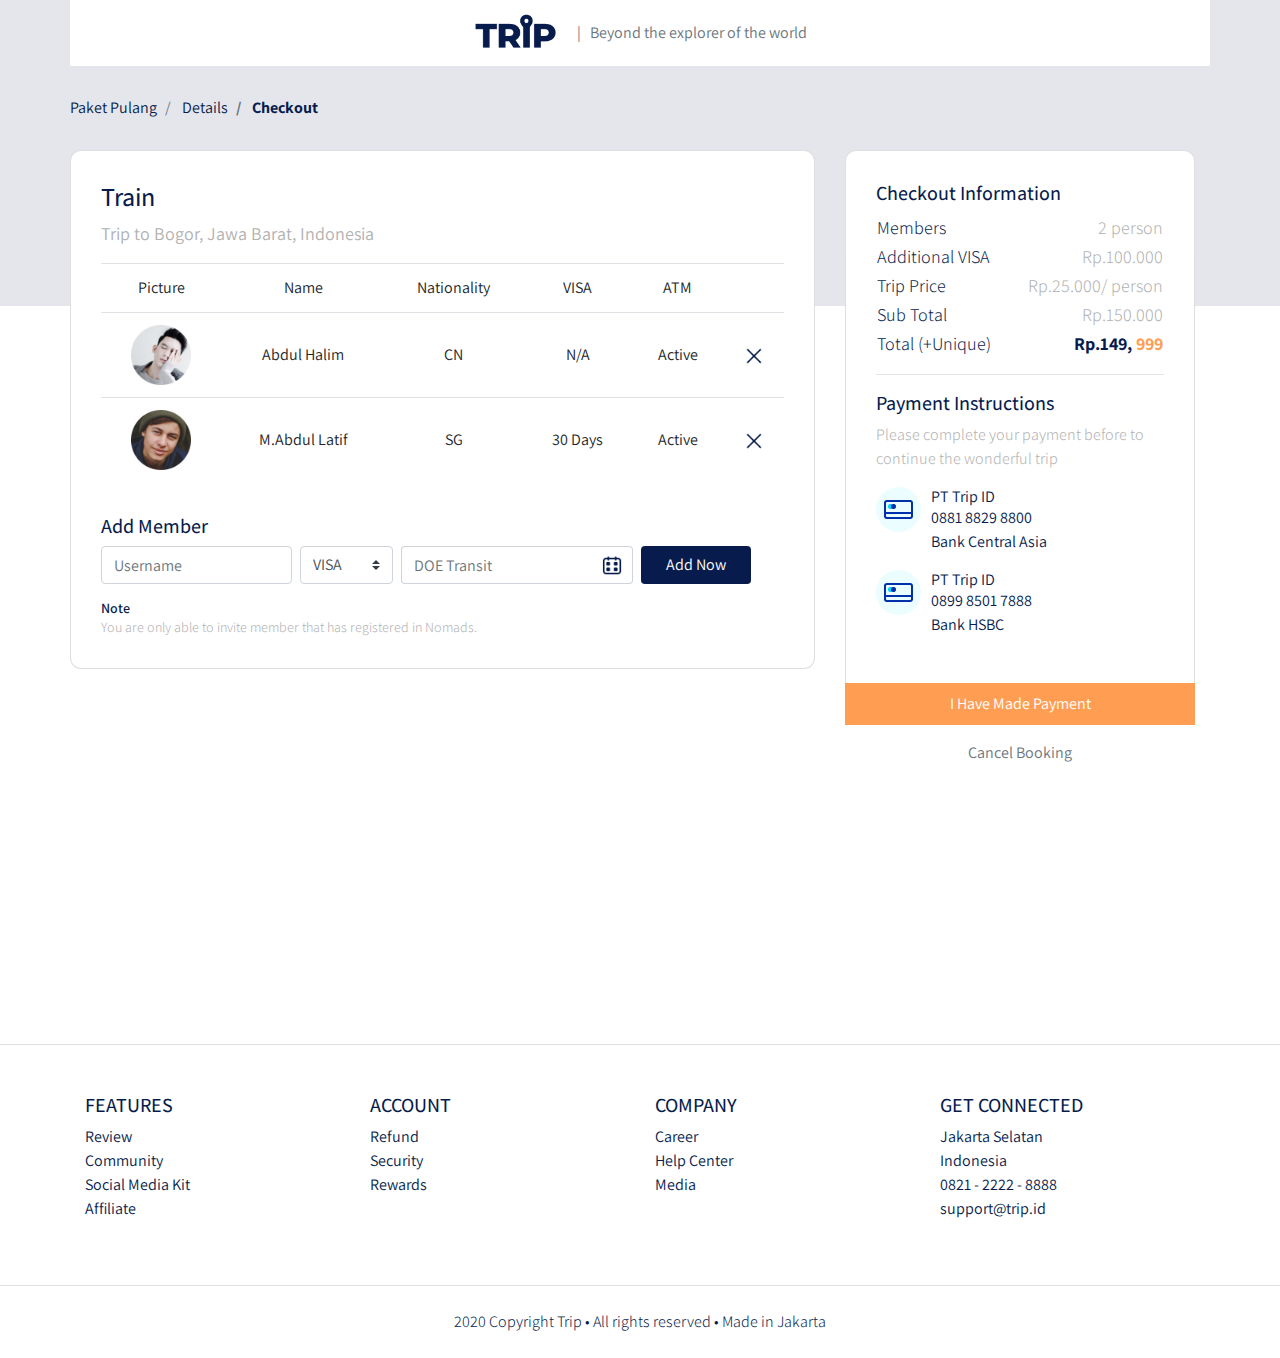
<file: checkout.html>
<!DOCTYPE html>
<html lang="en">
<head>
    <meta charset="UTF-8">
    <meta name="viewport" content="width=device-width, initial-scale=1.0">
    <title>Document</title>
    <link rel="stylesheet" href="frontend/libraries/bootstrap/css/bootstrap.css">
    <link rel="stylesheet" href="frontend/styles/main.css">
    <link rel="stylesheet" href="frontend/libraries/xzoom/dist/xzoom.css">
    <link rel="stylesheet" href="frontend/libraries/gijgo/css/gijgo.min.css">
    <link
    href="https://fonts.googleapis.com/css?family=Assistant:200,400,700&&display=swap"
    rel="stylesheet"
  />
  <link
    href="https://fonts.googleapis.com/css?family=Playfair+Display:400,700&display=swap"
    rel="stylesheet"
  />
</head>

<body>
    <!-- Navbar  -->
    <div class="container">
      <nav class="row navbar navbar-expand-lg navbar-light bg-white">
          <div class="navbar-nav ml-auto mr-auto mr-sm-auto mr-lg-0 mr-md-auto">
            <a href="index.html"  class="navbar-brand">
              <img src="frontend/image/logo.png" alt="">
            </a>
          </div>
          <ul class="navbar-nav mr-auto d-none d-lg-block">
            <li>
              <span class="text-muted">
                | &nbsp; Beyond the explorer of the world
              </span>
            </li>
          </ul>
        </nav>
  </div>

    <main>
      <section class="section-details-header"></section>
      <section class="section-details-content">
        <div class="container">
          <div class="row">
            <div class="col p-0">
              <nav>
                <ol class="breadcrumb">
                  <li class="breadcrumb-item">
                    Paket Pulang
                  </li>

                  <li class="breadcrumb-item">
                    Details
                  </li>

                  <li class="breadcrumb-item active" >
                    Checkout
                  </li>

                </ol>
              </nav>
            </div>
          </div>

          <div class="row">
            <div class="col-lg-8 pl-lg-0">
              <div class="card card-details">
                <h1>Train</h1>
                <p>
                  Trip to Bogor, Jawa Barat, Indonesia
                </p>

                <div class="attendee">
                  <table class="table table-responsive-sm text-center">
                    <thead>
                      <tr>
                        <td>Picture</td>
                        <td>Name</td>
                        <td>Nationality</td>
                        <td>VISA</td>
                        <td>ATM</td>
                        <td></td>
                      </tr>
                    </thead>
                    <tbody>
                      <tr>
                        <td>
                          <img src="frontend/image/avatar_1.jpg" height="60">
                        </td>
                        <td class="align-middle">
                          Abdul Halim
                        </td>
                        <td class="align-middle">
                          CN
                        </td>
                        <td class="align-middle">
                          N/A
                        </td>
                        <td class="align-middle">
                          Active 
                        </td>
                        <td class="align-middle">
                          <a href="#">
                            <img src="frontend/image/ic_remove.jpg" height="18">
                          </a>
                        </td>
                      </tr>

                      <tr>
                        <td>
                          <img src="frontend/image/avatar_2.jpg" height="60">
                        </td>
                        <td class="align-middle">
                          M.Abdul Latif
                        </td>
                        <td class="align-middle">
                          SG
                        </td>
                        <td class="align-middle">
                          30 Days
                        </td>
                        <td class="align-middle">
                          Active 
                        </td>
                        <td class="align-middle">
                          <a href="#">
                            <img src="frontend/image/ic_remove.jpg" height="18">
                          </a>
                        </td>
                      </tr>

                    </tbody>
                  </table>
                </div>
                <div class="member mt-3">
                  <h2>Add Member</h2>
                  <form class="form-inline">

                    <label for="inputUsername" name="inputUsername" class="sr-only">Name</label>
                    <input type="text" class="form-control mb-2 mr-sm-2" id="inputUsername" placeholder="Username">

                    <label for="inputVisa" class="sr-only">Visa</label>
                    <select name="inputVisa" id="inputVisa" class="custom-select mb-2 mr-sm-2">
                      <option value="VISA" selected>VISA</option>
                      <option value="30 Days">30 Days</option>
                      <option value="N/A">N/A</option>
                    </select>
                    
                    <label for="doeTransit" class="sr-only">DEO Transit </label>
                    <div class="input-group mb-2 mr-sm-2">
                      <input
                        type="text"
                        class="form-control datepicker"
                        id="doeTransit"
                        placeholder="DOE Transit"
                      />
                    </div>

                    <button type="submit" class="btn btn-add-now mb-2 px-4">
                      Add Now
                    </button>

                  </form>
                  <div class="note-text">
                    <h3 class="mt-2 mb-0 note-text">Note</h3>
                  </div>
                  <p class="disclaimer mb-0">
                    You are only able to invite member that has registered in Nomads.
                  </p>
                </div>
              </div>
            </div>
            <div class="col-lg-4">
               <div class="card card-details card-right">
                 
                 
                 <h2>Checkout Information</h2>
                 <table class="trip-informations">

                    <tr>
                      <th width="50% ">Members</th>
                      <td width="50% " class="text-right">
                        2 person
                      </td>
                    </tr>

                    <tr>
                      <th width="50% ">Additional VISA</th>
                      <td width="50% " class="text-right">
                        Rp.100.000
                      </td>
                    </tr>

                    <tr>
                      <th width="50% ">Trip Price</th>
                      <td width="50% " class="text-right">
                        Rp.25.000/ person
                      </td>
                    </tr>

                    <tr>
                      <th width="50% ">Sub Total</th>
                      <td width="50% "  class="text-right">
                        Rp.150.000
                      </td>
                    </tr>

                    <tr>
                      <th width="50% ">Total (+Unique)</th>
                      <td width="50% "  class="text-right text-total">
                        <span class="text-blue">Rp.149,</span>
                        <span class="text-orange">999</span>
                      </td>
                    </tr>


                 </table>
                 <hr/>
                 <h2>Payment Instructions</h2>
                 <p class="payment-instructions">
                  Please complete your payment before to 
                  continue the wonderful trip
                 </p>
                 <div class="bank">
                   <div class="bank-item pb-3">
                     <img src="frontend/image/ic_bank.png" alt="" class="bank-image">
                     <div class="description">
                       <h3>PT Trip ID</h3>
                       <p>
                        0881 8829 8800
                        <br>
                        Bank Central Asia
                       </p>
                     </div>
                     <div class="clearfix"></div>
                   </div>

                   <div class="bank-item pb-3">
                    <img src="frontend/image/ic_bank.png" alt="" class="bank-image">
                    <div class="description">
                      <h3>PT Trip ID</h3>
                      <p>
                        0899 8501 7888
                       <br>
                       Bank HSBC
                      </p>
                    </div>
                    <div class="clearfix"></div>
                  </div>

                 </div>
               </div>
               <div class="order-container">
                 <a href="succces.html" class="btn btn-block btn-order-now mt-3 py-2">
                    I Have Made Payment
                 </a>
               </div>
               <div class="text-center mt-3">
                <a href="index.html" class="text-muted">Cancel Booking</a>
              </div>
            </div>
          </div>
        </div>
      </section>
    </main>

    <footer class="section-footer mt-5 mb-4 border-top">
      <div class="container pt-5 pb-5">
        <div class="row justify-content-center">
          <div class="col-12">
            <div class="row">


              <div class="col-12 col-lg-3">
                <h5>FEATURES</h5>
                <ul class="list-unstyled">
                  <li><a href="#">Review</a></li>
                  <li><a href="#">Community</a></li>
                  <li><a href="#">Social Media Kit</a></li>
                  <li><a href="#">Affiliate</a></li>
                </ul>
              </div>

              <div class="col-12 col-lg-3">
                <h5>ACCOUNT</h5>
                <ul class="list-unstyled">
                  <li><a href="#">Refund</a></li>
                  <li><a href="#">Security</a></li>
                  <li><a href="#">Rewards</a></li>
                </ul>
              </div>

              <div class="col-12 col-lg-3">
                <h5>COMPANY</h5>
                <ul class="list-unstyled">
                  <li><a href="#">Career</a></li>
                  <li><a href="#">Help Center</a></li>
                  <li><a href="#">Media</a></li>
                </ul>
              </div>

              <div class="col-12 col-lg-3">
                <h5>GET CONNECTED</h5>
                <ul class="list-unstyled">
                  <li><a href="#">Jakarta Selatan</a></li>
                  <li><a href="#">Indonesia</a></li>
                  <li><a href="#">0821 - 2222 - 8888</a></li>
                  <li><a href="#">support@trip.id</a></li>
                </ul>
              </div>


            </div>
          </div>
        </div>
      </div>
      <div class="container-fluid">
        <div class="row border-top justify-content-center align-items-center pt-4">
          <div class="col-auto text-gray-500 font-weight-light">
            2020 Copyright Trip • All rights reserved • Made in Jakarta
          </div>
        </div>
      </div>
    </footer>

    <script src="frontend/libraries/Jquery/jquery-3.5.1.min.js  "></script>
    <script src="frontend/libraries/bootstrap/js/bootstrap.js"></script>
    <script src="frontend/libraries/retina/retina.min.js"></script>
    <script src="frontend/libraries/xzoom/dist/xzoom.min.js"></script>
    <script src="frontend/libraries/gijgo/js/gijgo.min.js"></script>
    <script>
      $(document).ready(function() {
        $('.xzoom, .xzoom-gallery') .xzoom({
          zoomWidth : 500,
          title : false,
          tint : '#333',
          xoffset : 15
        });

        $('.datepicker').datepicker({
          uiLibrary: 'bootstrap4',
          icons: {
            rightIcon: '<img src="frontend/image/ic_doe.png"  />'
          }
        });
      });
    </script>



</body>
</html>
</file>
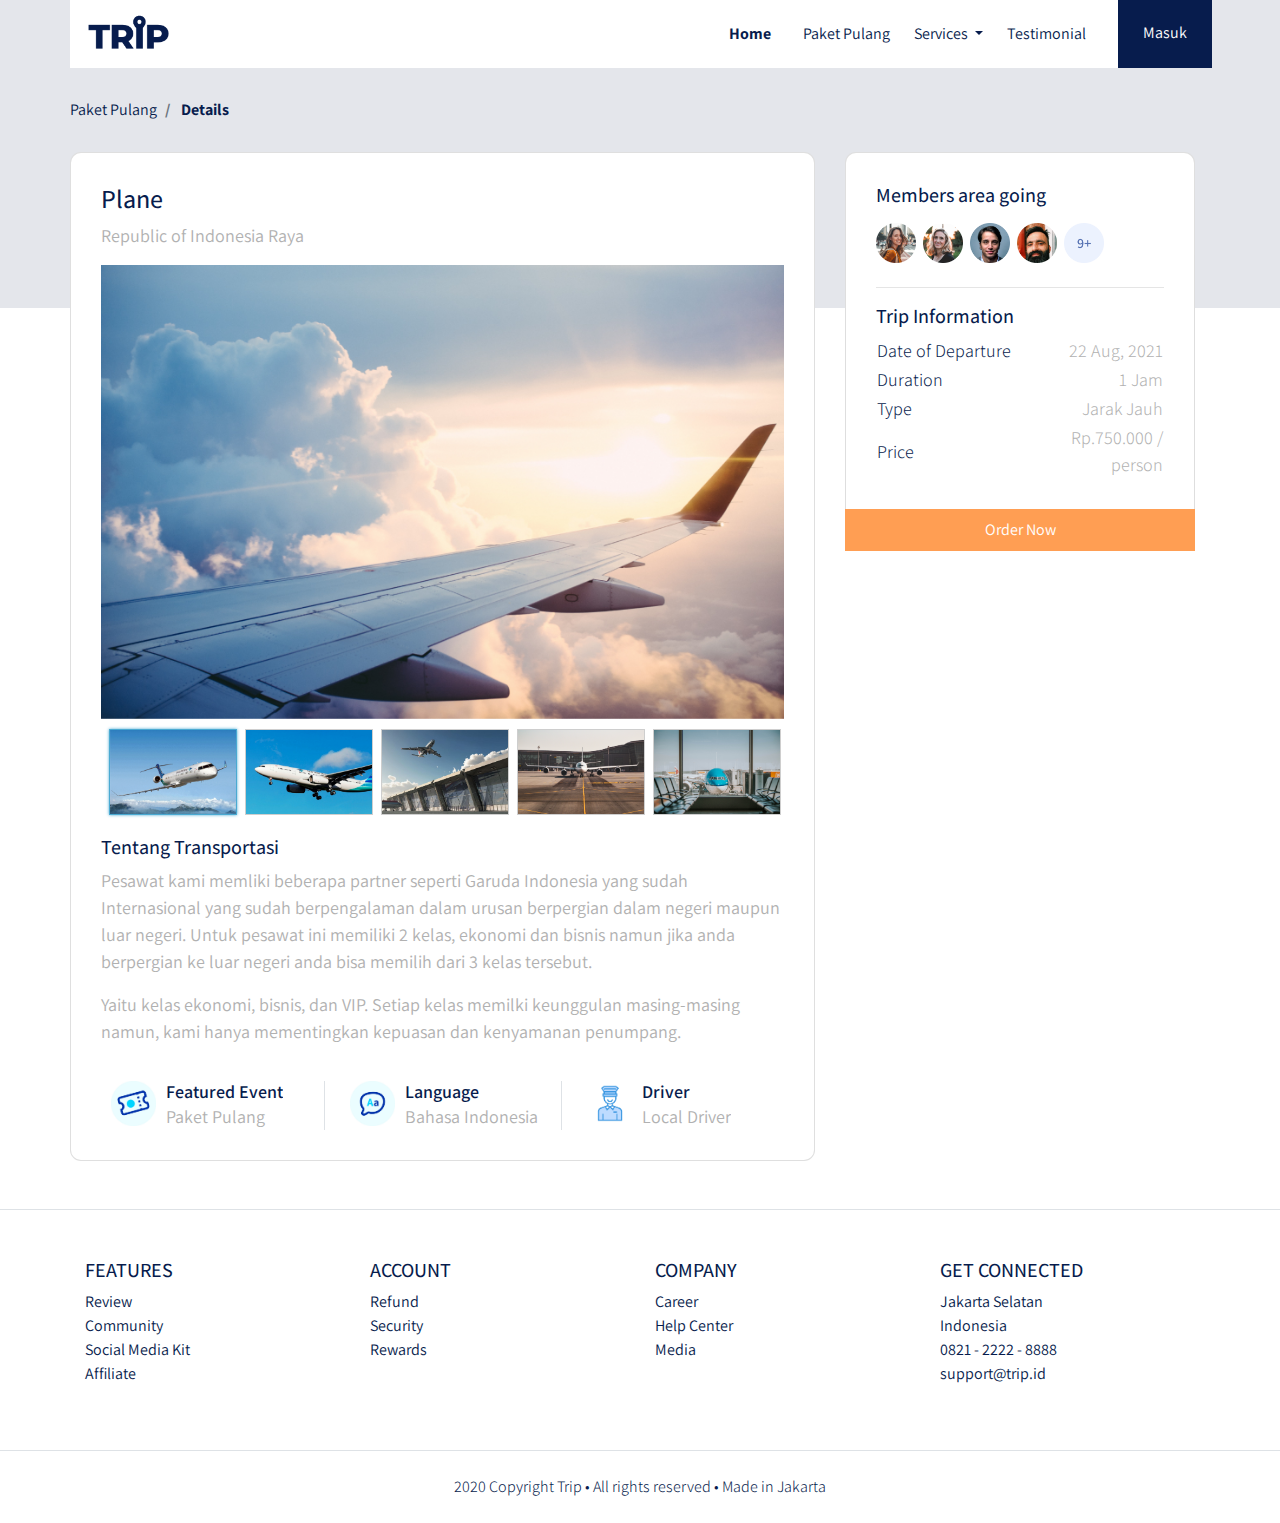
<file: details-plane.html>
<!DOCTYPE html>
<html lang="en">
<head>
    <meta charset="UTF-8">
    <meta name="viewport" content="width=device-width, initial-scale=1.0">
    <title>Document</title>
    <link rel="stylesheet" href="frontend/libraries/bootstrap/css/bootstrap.css">
    <link rel="stylesheet" href="frontend/styles/main.css">
    <link rel="stylesheet" href="frontend/libraries/xzoom/dist/xzoom.css">
    <link
    href="https://fonts.googleapis.com/css?family=Assistant:200,400,700&&display=swap"
    rel="stylesheet"
  />
  <link
    href="https://fonts.googleapis.com/css?family=Playfair+Display:400,700&display=swap"
    rel="stylesheet"
  />
</head>

<body>
    <!-- Navbar  -->
    <div class="container">
      <nav class="row navbar navbar-expand-lg navbar-light bg-white">
          <a class="navbar-brand" href="index.html">
            <img src="frontend/image/logo.png" alt="" />
          </a>
          <button
            class="navbar-toggler navbar-toggler-right"
            type="button"
            data-toggle="collapse"
            data-target="#navb"
          >
            <span class="navbar-toggler-icon"></span>
          </button>
  
          <!-- Menu -->
          <div class="collapse navbar-collapse" id="navb">
            <ul class="navbar-nav ml-auto mr-3">
              <li class="nav-item mx-md-2">
                <a class="nav-link active" href="index.html">Home</a>
              </li>
              <li class="nav-item mx-md-2">
                <a class="nav-link" href="#">Paket Pulang</a>
              </li>
              <li class="nav-item dropdown">
                <a
                  class="nav-link dropdown-toggle"
                  href="#"
                  id="navbardrop"
                  data-toggle="dropdown"
                >
                  Services
                </a>
                <div class="dropdown-menu">
                  <a class="dropdown-item" href="#">Tentang Kami</a>
                  <a class="dropdown-item" href="#">Service</a>
                  <a class="dropdown-item" href="#">Support</a>
                </div>
              </li>
              <li class="nav-item mx-md-2">
                <a class="nav-link" href="#">Testimonial</a>
              </li>


            </ul>
  
            <!-- Mobile button -->
            <form class="form-inline d-sm-block d-md-none">
              <button class="btn btn-login my-2 my-sm-0">
                Masuk
              </button>
            </form>
            <!-- Desktop Button -->
            <form class="form-inline my-2 my-lg-0 d-none d-md-block">
              <button class="btn btn-login btn-navbar-right my-2 my-sm-0 px-4">
                Masuk
              </button>
            </form>
          </div>
        </nav>
  </div>

    <main>
      <section class="section-details-header"></section>
      <section class="section-details-content">
        <div class="container">
          <div class="row">
            <div class="col p-0">
              <nav>
                <ol class="breadcrumb">
                  <li class="breadcrumb-item">
                    Paket Pulang
                  </li>

                  <li class="breadcrumb-item active">
                    Details
                  </li>

                </ol>
              </nav>
            </div>
          </div>
          <div class="row">
            <div class="col-lg-8 pl-lg-0">
              <div class="card card-details">
                <h1>Plane</h1>
                <p>Republic of Indonesia Raya</p>
                <div class="gallery">
                    <div class="xzoom-container">
                      <img src="frontend/image/plane_heading.jpg" class="xzoom" id="xzoom-default" xoriginal="frontend/image/plane_heading.jpg">
                    </div>
                    
                    <div class="xzoom-thumbs">
                      
                      <a href="frontend/image/plane_1.jpg">
                        <img src="frontend/image/plane_1.jpg" class="xzoom-gallery" width="128px" xpreview = "frontend/image/plane_1.jpg">
                      </a>

                      <a href="frontend/image/plane_2.jpg">
                        <img src="frontend/image/plane_2.jpg" class="xzoom-gallery" width="128px" xpreview = "frontend/image/plane_2.jpg">
                      </a>

                      <a href="frontend/image/plane_3.jpg">
                        <img src="frontend/image/plane_3.jpg" class="xzoom-gallery" width="128px" xpreview = "frontend/image/plane_3.jpg">
                      </a>

                      <a href="frontend/image/plane_4.jpg">
                        <img src="frontend/image/plane_4.jpg" class="xzoom-gallery" width="128px" xpreview = "frontend/image/plane_4.jpg">
                      </a>

                      <a href="frontend/image/plane_5.jpg">
                        <img src="frontend/image/plane_5.jpg" class="xzoom-gallery" width="128px" xpreview = "frontend/image/plane_5.jpg">
                      </a>

                      
                    </div>

                </div>
                <h2>Tentang Transportasi</h2>
                <p>
                  Pesawat kami memliki beberapa partner seperti Garuda Indonesia yang sudah 
                  Internasional yang sudah berpengalaman dalam urusan  berpergian dalam negeri
                  maupun luar negeri. Untuk pesawat ini memiliki 2 kelas,  ekonomi dan bisnis namun jika
                  anda berpergian ke luar negeri anda bisa memilih dari 3 kelas tersebut.
                </p>
                <P>
                  Yaitu kelas ekonomi, bisnis, dan VIP. Setiap kelas memilki keunggulan masing-masing namun,
                  kami hanya mementingkan kepuasan dan kenyamanan penumpang.
                </P>
                <div class="features row">
                  <div class="col-md-4">
                     <div class="description">
                       <img src="frontend/image/ic-event-1.jpg" alt="" class="features-image">
                       <div class="description">
                        <h3>Featured Event</h3>
                        <p>Paket Pulang</p>
                       </div>
                     </div>
                  </div>
                  
                  <div class="col-md-4 border-left">
                    <div class="description ">
                      <img src="frontend/image/ic_event_2.jpg" alt="" class="features-image">
                      <div class="description">
                        <h3>Language</h3>
                        <p>Bahasa Indonesia</p>
                      </div>
                    </div>
                 </div>

                 <div class="col-md-4 border-left">
                  <div class="description">
                    <img src="frontend/image/ic_event_3.jpg" alt="" class="features-image">
                    <div class="description">
                      <h3>Driver</h3>
                      <p>Local Driver</p>
                    </div>
                  </div>
               </div>
                 


                </div>
              </div>
            </div>
            <div class="col-lg-4">
               <div class="card card-details card-right">
                 <h2>Members area going</h2>
                 <div class="members my-2">
                    <img src="frontend/image/member_1.jpg" alt="" class="member-image mr-1">
                    <img src="frontend/image/member_2.jpg" alt="" class="member-image mr-1">
                    <img src="frontend/image/member_3.jpg" alt="" class="member-image mr-1">
                    <img src="frontend/image/member_4.jpg" alt="" class="member-image mr-1">
                    <img src="frontend/image/member_5.jpg" alt="" class="member-image mr-1">
                    
                 </div>
                 <hr>
                 <h2>Trip Information</h2>
                 <table class="trip-informations">

                    <tr>
                      <th width="50% ">Date of Departure</th>
                      <td width="50% " class="text-right">
                        22 Aug, 2021
                      </td>
                    </tr>

                    <tr>
                      <th width="50% ">Duration</th>
                      <td width="50% " class="text-right">
                        1 Jam
                      </td>
                    </tr>

                    <tr>
                      <th width="50% ">Type</th>
                      <td width="50% " class="text-right">
                         Jarak Jauh
                      </td>
                    </tr>

                    <tr>
                      <th width="50% ">Price</th>
                      <td width="50% " class="text-right">
                        Rp.750.000 / person
                      </td>
                    </tr>

                 </table>
               </div>
               <div class="order-container">
                 <a href="checkout.html" class="btn btn-block btn-order-now mt-3 py-2">
                   Order Now
                 </a>
               </div>
            </div>
          </div>
        </div>
      </section>
    </main>

    <footer class="section-footer mt-5 mb-4 border-top">
      <div class="container pt-5 pb-5">
        <div class="row justify-content-center">
          <div class="col-12">
            <div class="row">


              <div class="col-12 col-lg-3">
                <h5>FEATURES</h5>
                <ul class="list-unstyled">
                  <li><a href="#">Review</a></li>
                  <li><a href="#">Community</a></li>
                  <li><a href="#">Social Media Kit</a></li>
                  <li><a href="#">Affiliate</a></li>
                </ul>
              </div>

              <div class="col-12 col-lg-3">
                <h5>ACCOUNT</h5>
                <ul class="list-unstyled">
                  <li><a href="#">Refund</a></li>
                  <li><a href="#">Security</a></li>
                  <li><a href="#">Rewards</a></li>
                </ul>
              </div>

              <div class="col-12 col-lg-3">
                <h5>COMPANY</h5>
                <ul class="list-unstyled">
                  <li><a href="#">Career</a></li>
                  <li><a href="#">Help Center</a></li>
                  <li><a href="#">Media</a></li>
                </ul>
              </div>

              <div class="col-12 col-lg-3">
                <h5>GET CONNECTED</h5>
                <ul class="list-unstyled">
                  <li><a href="#">Jakarta Selatan</a></li>
                  <li><a href="#">Indonesia</a></li>
                  <li><a href="#">0821 - 2222 - 8888</a></li>
                  <li><a href="#">support@trip.id</a></li>
                </ul>
              </div>


            </div>
          </div>
        </div>
      </div>
      <div class="container-fluid">
        <div class="row border-top justify-content-center align-items-center pt-4">
          <div class="col-auto text-gray-500 font-weight-light">
            2020 Copyright Trip • All rights reserved • Made in Jakarta
          </div>
        </div>
      </div>
    </footer>

    <script src="frontend/libraries/Jquery/jquery-3.5.1.min.js  "></script>
    <script src="frontend/libraries/bootstrap/js/bootstrap.js"></script>
    <script src="frontend/libraries/retina/retina.min.js"></script>
    <script src="frontend/libraries/xzoom/dist/xzoom.min.js"></script>
    <script>
      $(document).ready(function() {
        $('.xzoom, .xzoom-gallery') .xzoom({
          zoomWidth : 500,
          title : false,
          tint : '#333',
          xoffset : 15
        });
      });
    </script>



</body>
</html>
</file>
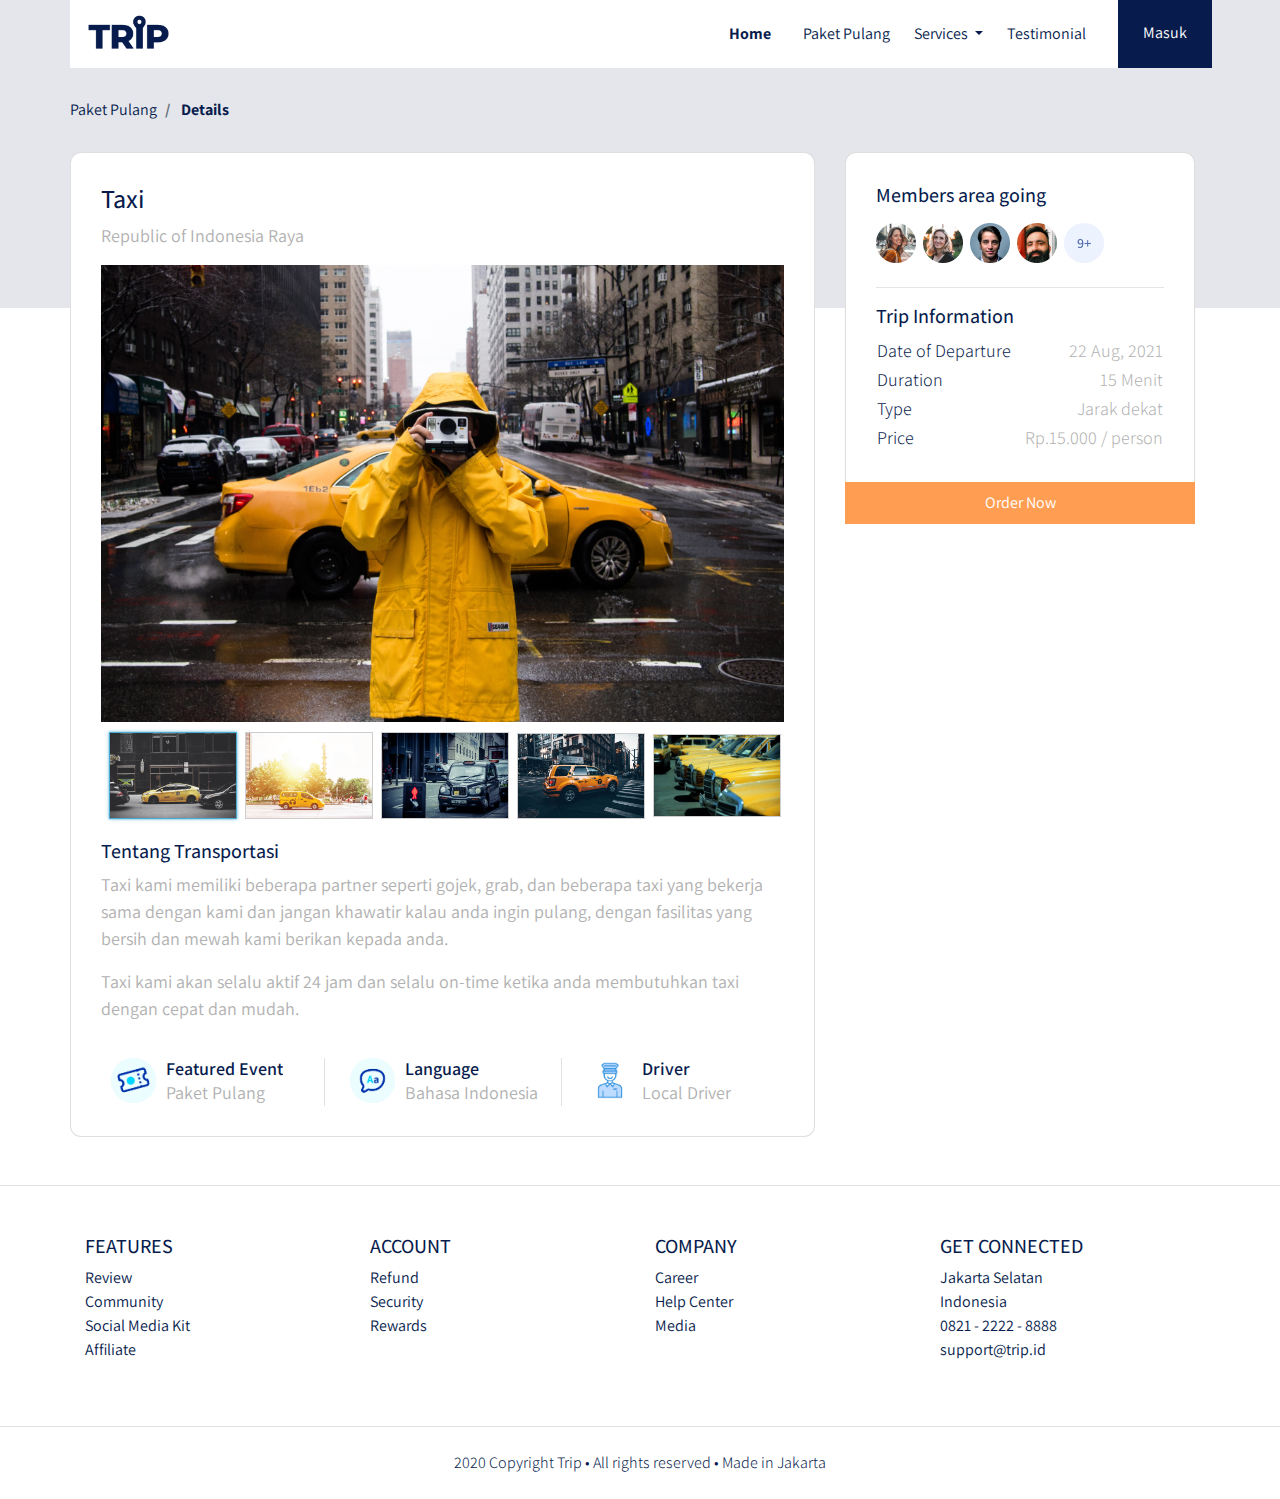
<file: details-taxi.html>
<!DOCTYPE html>
<html lang="en">
<head>
    <meta charset="UTF-8">
    <meta name="viewport" content="width=device-width, initial-scale=1.0">
    <title>Document</title>
    <link rel="stylesheet" href="frontend/libraries/bootstrap/css/bootstrap.css">
    <link rel="stylesheet" href="frontend/styles/main.css">
    <link rel="stylesheet" href="frontend/libraries/xzoom/dist/xzoom.css">
    <link
    href="https://fonts.googleapis.com/css?family=Assistant:200,400,700&&display=swap"
    rel="stylesheet"
  />
  <link
    href="https://fonts.googleapis.com/css?family=Playfair+Display:400,700&display=swap"
    rel="stylesheet"
  />
</head>

<body>
    <!-- Navbar  -->
    <div class="container">
        <nav class="row navbar navbar-expand-lg navbar-light bg-white">
            <a class="navbar-brand" href="index.html">
              <img src="frontend/image/logo.png" alt="" />
            </a>
            <button
              class="navbar-toggler navbar-toggler-right"
              type="button"
              data-toggle="collapse"
              data-target="#navb"
            >
              <span class="navbar-toggler-icon"></span>
            </button>
    
            <!-- Menu -->
            <div class="collapse navbar-collapse" id="navb">
              <ul class="navbar-nav ml-auto mr-3">
                <li class="nav-item mx-md-2">
                  <a class="nav-link active" href="index.html">Home</a>
                </li>
                <li class="nav-item mx-md-2">
                  <a class="nav-link" href="#">Paket Pulang</a>
                </li>
                <li class="nav-item dropdown">
                  <a
                    class="nav-link dropdown-toggle"
                    href="#"
                    id="navbardrop"
                    data-toggle="dropdown"
                  >
                    Services
                  </a>
                  <div class="dropdown-menu">
                    <a class="dropdown-item" href="#">Tentang Kami</a>
                    <a class="dropdown-item" href="#">Service</a>
                    <a class="dropdown-item" href="#">Support</a>
                  </div>
                </li>
                <li class="nav-item mx-md-2">
                  <a class="nav-link" href="#">Testimonial</a>
                </li>


              </ul>
    
              <!-- Mobile button -->
              <form class="form-inline d-sm-block d-md-none">
                <button class="btn btn-login my-2 my-sm-0">
                  Masuk
                </button>
              </form>
              <!-- Desktop Button -->
              <form class="form-inline my-2 my-lg-0 d-none d-md-block">
                <button class="btn btn-login btn-navbar-right my-2 my-sm-0 px-4">
                  Masuk
                </button>
              </form>
            </div>
          </nav>
    </div>

    <main>
      <section class="section-details-header"></section>
      <section class="section-details-content">
        <div class="container">
          <div class="row">
            <div class="col p-0">
              <nav>
                <ol class="breadcrumb">
                  <li class="breadcrumb-item">
                    Paket Pulang
                  </li>

                  <li class="breadcrumb-item active">
                    Details
                  </li>

                </ol>
              </nav>
            </div>
          </div>
          <div class="row">
            <div class="col-lg-8 pl-lg-0">
              <div class="card card-details">
                <h1>Taxi</h1>
                <p>Republic of Indonesia Raya</p>
                <div class="gallery">
                    <div class="xzoom-container">
                      <img src="frontend/image/heading.jpg" class="xzoom" id="xzoom-default" xoriginal="frontend/image/heading.jpg">
                    </div>
                    
                    <div class="xzoom-thumbs">
                      
                      <a href="frontend/image/details.png">
                        <img src="frontend/image/details.png" class="xzoom-gallery" width="128px" xpreview = "frontend/image/details.png">
                      </a>

                      <a href="frontend/image/taxi-1.png">
                        <img src="frontend/image/taxi-1.png" class="xzoom-gallery" width="128px" xpreview = "frontend/image/taxi-1.png">
                      </a>

                      <a href="frontend/image/taxi-3.jpg">
                        <img src="frontend/image/taxi-3.jpg" class="xzoom-gallery" width="128px" xpreview = "frontend/image/taxi-3.jpg">
                      </a>

                      <a href="frontend/image/taxi-4.jpg">
                        <img src="frontend/image/taxi-4.jpg" class="xzoom-gallery" width="128px" xpreview = "frontend/image/taxi-4.jpg">
                      </a>

                      <a href="frontend/image/taxi-5.jpg">
                        <img src="frontend/image/taxi-5.jpg" class="xzoom-gallery" width="128px" xpreview = "frontend/image/taxi-5.jpg">
                      </a>

                      
                    </div>

                </div>
                <h2>Tentang Transportasi</h2>
                <p>
                  Taxi kami memiliki beberapa partner seperti gojek, grab, dan beberapa 
                  taxi yang bekerja sama dengan kami dan jangan khawatir kalau anda
                  ingin pulang, dengan fasilitas yang bersih dan mewah kami berikan 
                  kepada anda.
                </p>
                <P>
                  Taxi kami akan selalu aktif 24 jam dan selalu on-time ketika anda membutuhkan 
                  taxi dengan cepat dan mudah.
                </P>
                <div class="features row">
                  <div class="col-md-4">
                     <div class="description">
                       <img src="frontend/image/ic-event-1.jpg" alt="" class="features-image">
                       <div class="description">
                        <h3>Featured Event</h3>
                        <p>Paket Pulang</p>
                       </div>
                     </div>
                  </div>
                  
                  <div class="col-md-4 border-left">
                    <div class="description ">
                      <img src="frontend/image/ic_event_2.jpg" alt="" class="features-image">
                      <div class="description">
                        <h3>Language</h3>
                        <p>Bahasa Indonesia</p>
                      </div>
                    </div>
                 </div>

                 <div class="col-md-4 border-left">
                  <div class="description">
                    <img src="frontend/image/ic_event_3.jpg" alt="" class="features-image">
                    <div class="description">
                      <h3>Driver</h3>
                      <p>Local Driver</p>
                    </div>
                  </div>
               </div>
                 


                </div>
              </div>
            </div>
            <div class="col-lg-4">
               <div class="card card-details card-right">
                 <h2>Members area going</h2>
                 <div class="members my-2">
                    <img src="frontend/image/member_1.jpg" alt="" class="member-image mr-1">
                    <img src="frontend/image/member_2.jpg" alt="" class="member-image mr-1">
                    <img src="frontend/image/member_3.jpg" alt="" class="member-image mr-1">
                    <img src="frontend/image/member_4.jpg" alt="" class="member-image mr-1">
                    <img src="frontend/image/member_5.jpg" alt="" class="member-image mr-1">
                    
                 </div>
                 <hr>
                 <h2>Trip Information</h2>
                 <table class="trip-informations">

                    <tr>
                      <th width="50% ">Date of Departure</th>
                      <td width="50% " class="text-right">
                        22 Aug, 2021
                      </td>
                    </tr>

                    <tr>
                      <th width="50% ">Duration</th>
                      <td width="50% " class="text-right">
                        15 Menit
                      </td>
                    </tr>

                    <tr>
                      <th width="50% ">Type</th>
                      <td width="50% " class="text-right">
                         Jarak dekat
                      </td>
                    </tr>

                    <tr>
                      <th width="50% ">Price</th>
                      <td width="50% " class="text-right">
                        Rp.15.000 / person
                      </td>
                    </tr>
                 </table>
               </div>
               <div class="order-container">
                 <a href="checkout.html" class="btn btn-block btn-order-now mt-3 py-2">
                   Order Now
                 </a>
               </div>
            </div>
          </div>
        </div>
      </section>
    </main>

    <footer class="section-footer mt-5 mb-4 border-top">
      <div class="container pt-5 pb-5">
        <div class="row justify-content-center">
          <div class="col-12">
            <div class="row">


              <div class="col-12 col-lg-3">
                <h5>FEATURES</h5>
                <ul class="list-unstyled">
                  <li><a href="#">Review</a></li>
                  <li><a href="#">Community</a></li>
                  <li><a href="#">Social Media Kit</a></li>
                  <li><a href="#">Affiliate</a></li>
                </ul>
              </div>

              <div class="col-12 col-lg-3">
                <h5>ACCOUNT</h5>
                <ul class="list-unstyled">
                  <li><a href="#">Refund</a></li>
                  <li><a href="#">Security</a></li>
                  <li><a href="#">Rewards</a></li>
                </ul>
              </div>

              <div class="col-12 col-lg-3">
                <h5>COMPANY</h5>
                <ul class="list-unstyled">
                  <li><a href="#">Career</a></li>
                  <li><a href="#">Help Center</a></li>
                  <li><a href="#">Media</a></li>
                </ul>
              </div>

              <div class="col-12 col-lg-3">
                <h5>GET CONNECTED</h5>
                <ul class="list-unstyled">
                  <li><a href="#">Jakarta Selatan</a></li>
                  <li><a href="#">Indonesia</a></li>
                  <li><a href="#">0821 - 2222 - 8888</a></li>
                  <li><a href="#">support@trip.id</a></li>
                </ul>
              </div>


            </div>
          </div>
        </div>
      </div>
      <div class="container-fluid">
        <div class="row border-top justify-content-center align-items-center pt-4">
          <div class="col-auto text-gray-500 font-weight-light">
            2020 Copyright Trip • All rights reserved • Made in Jakarta
          </div>
        </div>
      </div>
    </footer>

    <script src="frontend/libraries/Jquery/jquery-3.5.1.min.js  "></script>
    <script src="frontend/libraries/bootstrap/js/bootstrap.js"></script>
    <script src="frontend/libraries/retina/retina.min.js"></script>
    <script src="frontend/libraries/xzoom/dist/xzoom.min.js"></script>
    <script>
      $(document).ready(function() {
        $('.xzoom, .xzoom-gallery') .xzoom({
          zoomWidth : 500,
          title : false,
          tint : '#333',
          xoffset : 15
        });
      });
    </script>



</body>
</html>
</file>
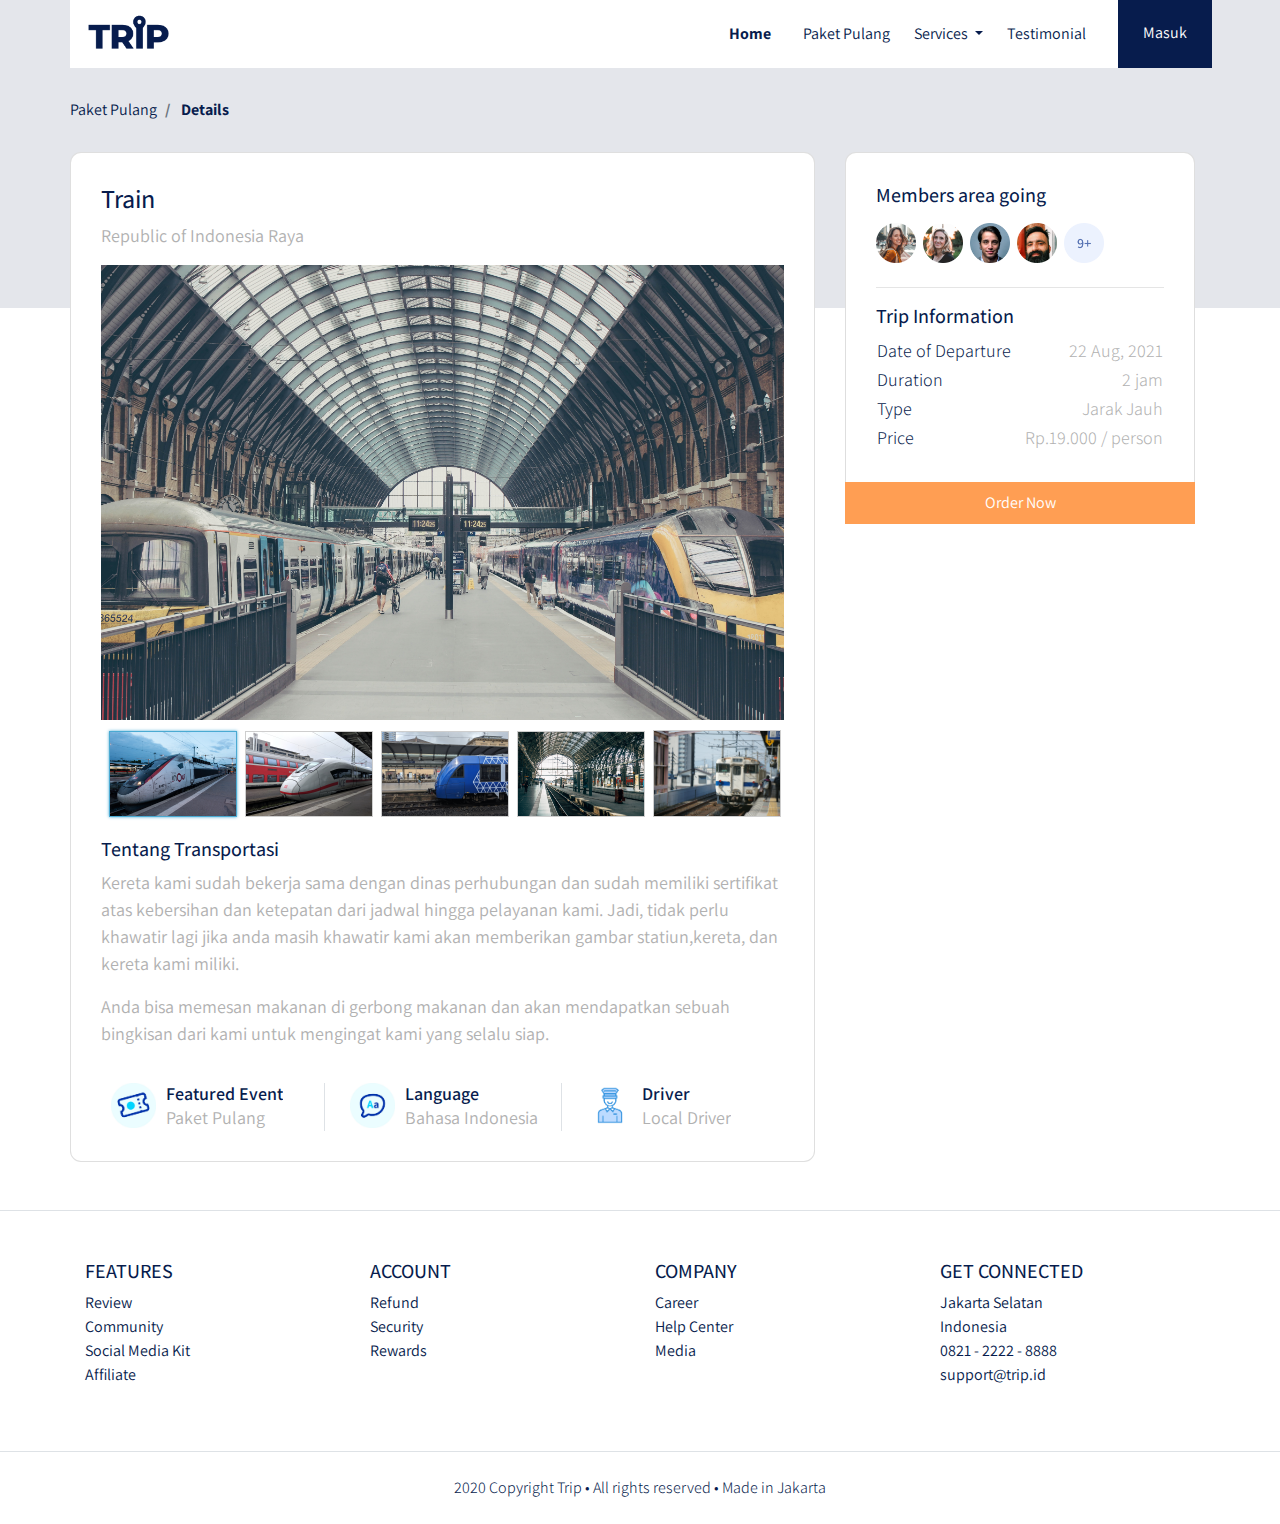
<file: details-train.html>
<!DOCTYPE html>
<html lang="en">
<head>
    <meta charset="UTF-8">
    <meta name="viewport" content="width=device-width, initial-scale=1.0">
    <title>Document</title>
    <link rel="stylesheet" href="frontend/libraries/bootstrap/css/bootstrap.css">
    <link rel="stylesheet" href="frontend/styles/main.css">
    <link rel="stylesheet" href="frontend/libraries/xzoom/dist/xzoom.css">
    <link
    href="https://fonts.googleapis.com/css?family=Assistant:200,400,700&&display=swap"
    rel="stylesheet"
  />
  <link
    href="https://fonts.googleapis.com/css?family=Playfair+Display:400,700&display=swap"
    rel="stylesheet"
  />
</head>

<body>
    <!-- Navbar  -->
    <div class="container">
      <nav class="row navbar navbar-expand-lg navbar-light bg-white">
          <a class="navbar-brand" href="index.html">
            <img src="frontend/image/logo.png" alt="" />
          </a>
          <button
            class="navbar-toggler navbar-toggler-right"
            type="button"
            data-toggle="collapse"
            data-target="#navb"
          >
            <span class="navbar-toggler-icon"></span>
          </button>
  
          <!-- Menu -->
          <div class="collapse navbar-collapse" id="navb">
            <ul class="navbar-nav ml-auto mr-3">
              <li class="nav-item mx-md-2">
                <a class="nav-link active" href="index.html">Home</a>
              </li>
              <li class="nav-item mx-md-2">
                <a class="nav-link" href="#">Paket Pulang</a>
              </li>
              <li class="nav-item dropdown">
                <a
                  class="nav-link dropdown-toggle"
                  href="#"
                  id="navbardrop"
                  data-toggle="dropdown"
                >
                  Services
                </a>
                <div class="dropdown-menu">
                  <a class="dropdown-item" href="#">Tentang Kami</a>
                  <a class="dropdown-item" href="#">Service</a>
                  <a class="dropdown-item" href="#">Support</a>
                </div>
              </li>
              <li class="nav-item mx-md-2">
                <a class="nav-link" href="#">Testimonial</a>
              </li>


            </ul>
  
            <!-- Mobile button -->
            <form class="form-inline d-sm-block d-md-none">
              <button class="btn btn-login my-2 my-sm-0">
                Masuk
              </button>
            </form>
            <!-- Desktop Button -->
            <form class="form-inline my-2 my-lg-0 d-none d-md-block">
              <button class="btn btn-login btn-navbar-right my-2 my-sm-0 px-4">
                Masuk
              </button>
            </form>
          </div>
        </nav>
  </div>

    <main>
      <section class="section-details-header"></section>
      <section class="section-details-content">
        <div class="container">
          <div class="row">
            <div class="col p-0">
              <nav>
                <ol class="breadcrumb">
                  <li class="breadcrumb-item">
                    Paket Pulang
                  </li>

                  <li class="breadcrumb-item active">
                    Details
                  </li>

                </ol>
              </nav>
            </div>
          </div>
          <div class="row">
            <div class="col-lg-8 pl-lg-0">
              <div class="card card-details">
                <h1>Train</h1>
                <p>Republic of Indonesia Raya</p>
                <div class="gallery">
                    <div class="xzoom-container">
                      <img src="frontend/image/train-1.jpg" class="xzoom" id="xzoom-default" xoriginal="frontend/image/train-1.jpg">
                    </div>
                    
                    <div class="xzoom-thumbs">
                      
                      <a href="frontend/image/train-2.jpg">
                        <img src="frontend/image/train-2.jpg" class="xzoom-gallery" width="128px" xpreview = "frontend/image/train-2.jpg">
                      </a>

                      <a href="frontend/image/train-3.jpg">
                        <img src="frontend/image/train-3.jpg" class="xzoom-gallery" width="128px" xpreview = "frontend/image/train-3.jpg">
                      </a>

                      <a href="frontend/image/train-4.jpg">
                        <img src="frontend/image/train-4.jpg" class="xzoom-gallery" width="128px" xpreview = "frontend/image/train-4.jpg">
                      </a>

                      <a href="frontend/image/train-5.jpg">
                        <img src="frontend/image/train-5.jpg" class="xzoom-gallery" width="128px" xpreview = "frontend/image/train-5.jpg">
                      </a>

                      <a href="frontend/image/train-6.jpg">
                        <img src="frontend/image/train-6.jpg" class="xzoom-gallery" width="128px" xpreview = "frontend/image/train-6.jpg">
                      </a>

                      
                    </div>

                </div>
                <h2>Tentang Transportasi</h2>
                <p>
                  Kereta kami sudah bekerja sama dengan dinas perhubungan dan sudah memiliki
                  sertifikat atas kebersihan dan ketepatan dari jadwal hingga  pelayanan kami.
                  Jadi, tidak perlu khawatir lagi jika anda masih khawatir kami akan memberikan
                  gambar statiun,kereta, dan kereta kami miliki.
                </p>
                <P>
                  Anda bisa memesan makanan di gerbong makanan dan akan mendapatkan
                  sebuah bingkisan dari kami untuk mengingat kami yang selalu siap.
                </P>
                <div class="features row">
                  <div class="col-md-4">
                     <div class="description">
                       <img src="frontend/image/ic-event-1.jpg" alt="" class="features-image">
                       <div class="description">
                        <h3>Featured Event</h3>
                        <p>Paket Pulang</p>
                       </div>
                     </div>
                  </div>
                  
                  <div class="col-md-4 border-left">
                    <div class="description ">
                      <img src="frontend/image/ic_event_2.jpg" alt="" class="features-image">
                      <div class="description">
                        <h3>Language</h3>
                        <p>Bahasa Indonesia</p>
                      </div>
                    </div>
                 </div>

                 <div class="col-md-4 border-left">
                  <div class="description">
                    <img src="frontend/image/ic_event_3.jpg" alt="" class="features-image">
                    <div class="description">
                      <h3>Driver</h3>
                      <p>Local Driver</p>
                    </div>
                  </div>
               </div>
                 


                </div>
              </div>
            </div>
            <div class="col-lg-4">
               <div class="card card-details card-right">
                 <h2>Members area going</h2>
                 <div class="members my-2">
                    <img src="frontend/image/member_1.jpg" alt="" class="member-image mr-1">
                    <img src="frontend/image/member_2.jpg" alt="" class="member-image mr-1">
                    <img src="frontend/image/member_3.jpg" alt="" class="member-image mr-1">
                    <img src="frontend/image/member_4.jpg" alt="" class="member-image mr-1">
                    <img src="frontend/image/member_5.jpg" alt="" class="member-image mr-1">
                    
                 </div>
                 <hr>
                 <h2>Trip Information</h2>
                 <table class="trip-informations">

                    <tr>
                      <th width="50% ">Date of Departure</th>
                      <td width="50% " class="text-right">
                        22 Aug, 2021
                      </td>
                    </tr>

                    <tr>
                      <th width="50% ">Duration</th>
                      <td width="50% " class="text-right">
                        2 jam
                      </td>
                    </tr>

                    <tr>
                      <th width="50% ">Type</th>
                      <td width="50% " class="text-right">
                         Jarak Jauh
                      </td>
                    </tr>

                    <tr>
                      <th width="50% ">Price</th>
                      <td width="50% " class="text-right">
                        Rp.19.000 / person
                      </td>
                    </tr>
                 </table>
               </div>
               <div class="order-container">
                 <a href="checkout.html" class="btn btn-block btn-order-now mt-3 py-2">
                   Order Now
                 </a>
               </div>
            </div>
          </div>
        </div>
      </section>
    </main>

    <footer class="section-footer mt-5 mb-4 border-top">
      <div class="container pt-5 pb-5">
        <div class="row justify-content-center">
          <div class="col-12">
            <div class="row">


              <div class="col-12 col-lg-3">
                <h5>FEATURES</h5>
                <ul class="list-unstyled">
                  <li><a href="#">Review</a></li>
                  <li><a href="#">Community</a></li>
                  <li><a href="#">Social Media Kit</a></li>
                  <li><a href="#">Affiliate</a></li>
                </ul>
              </div>

              <div class="col-12 col-lg-3">
                <h5>ACCOUNT</h5>
                <ul class="list-unstyled">
                  <li><a href="#">Refund</a></li>
                  <li><a href="#">Security</a></li>
                  <li><a href="#">Rewards</a></li>
                </ul>
              </div>

              <div class="col-12 col-lg-3">
                <h5>COMPANY</h5>
                <ul class="list-unstyled">
                  <li><a href="#">Career</a></li>
                  <li><a href="#">Help Center</a></li>
                  <li><a href="#">Media</a></li>
                </ul>
              </div>

              <div class="col-12 col-lg-3">
                <h5>GET CONNECTED</h5>
                <ul class="list-unstyled">
                  <li><a href="#">Jakarta Selatan</a></li>
                  <li><a href="#">Indonesia</a></li>
                  <li><a href="#">0821 - 2222 - 8888</a></li>
                  <li><a href="#">support@trip.id</a></li>
                </ul>
              </div>


            </div>
          </div>
        </div>
      </div>
      <div class="container-fluid">
        <div class="row border-top justify-content-center align-items-center pt-4">
          <div class="col-auto text-gray-500 font-weight-light">
            2020 Copyright Trip • All rights reserved • Made in Jakarta
          </div>
        </div>
      </div>
    </footer>

    <script src="frontend/libraries/Jquery/jquery-3.5.1.min.js  "></script>
    <script src="frontend/libraries/bootstrap/js/bootstrap.js"></script>
    <script src="frontend/libraries/retina/retina.min.js"></script>
    <script src="frontend/libraries/xzoom/dist/xzoom.min.js"></script>
    <script>
      $(document).ready(function() {
        $('.xzoom, .xzoom-gallery') .xzoom({
          zoomWidth : 500,
          title : false,
          tint : '#333',
          xoffset : 15
        });
      });
    </script>



</body>
</html>
</file>
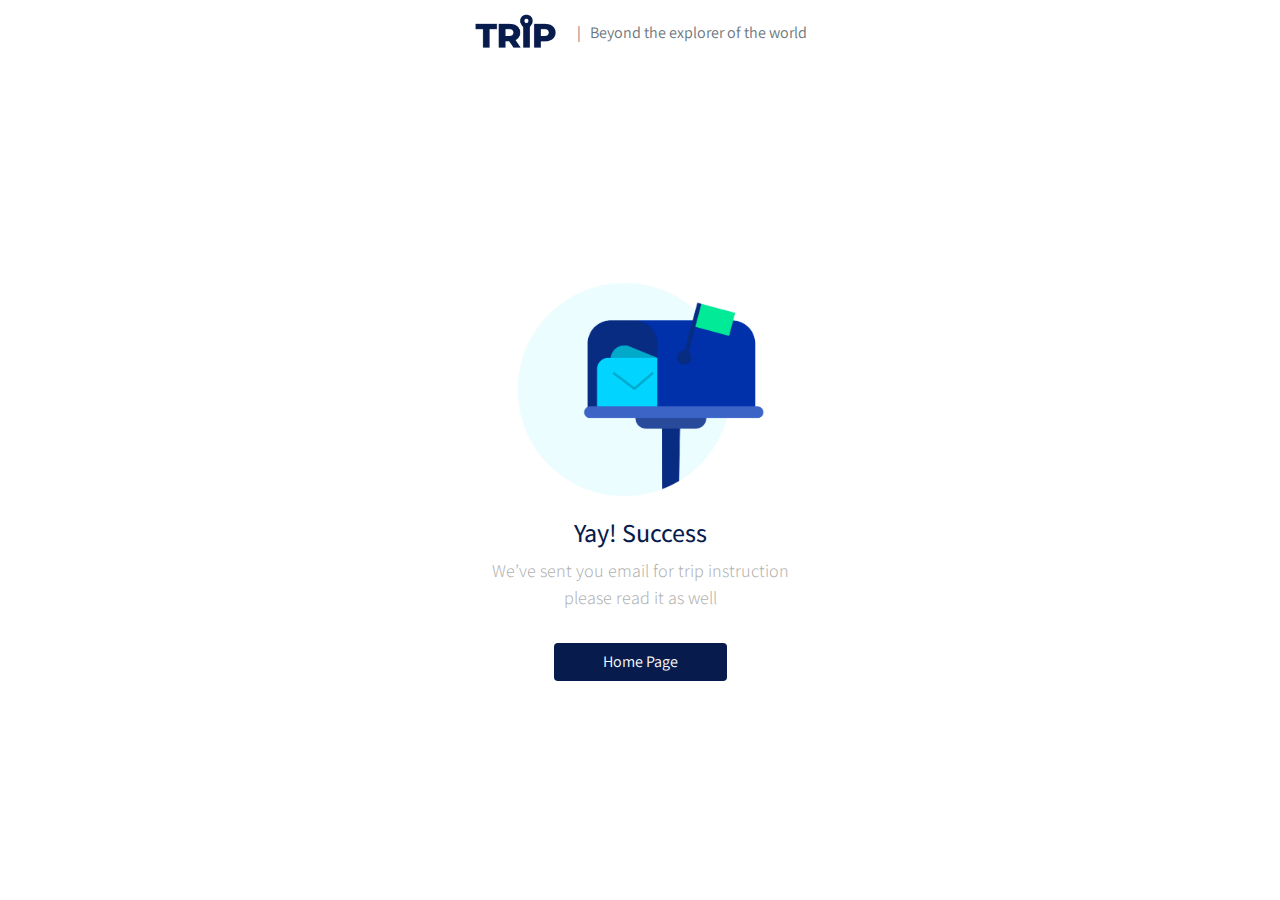
<file: succces.html>
<!DOCTYPE html>
<html lang="en">
<head>
    <meta charset="UTF-8">
    <meta name="viewport" content="width=device-width, initial-scale=1.0">
    <title>Document</title>
    <link rel="stylesheet" href="frontend/libraries/bootstrap/css/bootstrap.css">
    <link rel="stylesheet" href="frontend/styles/main.css">
    <link rel="stylesheet" href="frontend/libraries/xzoom/dist/xzoom.css">
    <link rel="stylesheet" href="frontend/libraries/gijgo/css/gijgo.min.css">
    <link
    href="https://fonts.googleapis.com/css?family=Assistant:200,400,700&&display=swap"
    rel="stylesheet"
  />
  <link
    href="https://fonts.googleapis.com/css?family=Playfair+Display:400,700&display=swap"
    rel="stylesheet"
  />
</head>

<body>
    <!-- Navbar  -->
    <div class="container">
      <nav class="row navbar navbar-expand-lg navbar-light bg-white">
          <div class="navbar-nav ml-auto mr-auto mr-sm-auto mr-lg-0 mr-md-auto">
            <a href="index.html"  class="navbar-brand">
              <img src="frontend/image/logo.png" alt="">
            </a>
          </div>
          <ul class="navbar-nav mr-auto d-none d-lg-block">
            <li>
              <span class="text-muted">
                | &nbsp; Beyond the explorer of the world
              </span>
            </li>
          </ul>
        </nav>
    </div>

   <main>
     <div class="section-success d-flex align-items-center">
       <div class="col text-center">
         <img src="frontend/image/ic_mail.jpg" alt="" height="256">

         <h1>Yay! Success</h1>
         <p>
          We’ve sent you email for trip instruction 
          <br>
          please read it as well
         </p>
         <a href="index.html" class="btn btn-home-page mt-3 px-5">
           Home Page 
         </a>
       </div>
     </div>
   </main>

   
    <script src="frontend/libraries/Jquery/jquery-3.5.1.min.js  "></script>
    <script src="frontend/libraries/bootstrap/js/bootstrap.js"></script>
    <script src="frontend/libraries/retina/retina.min.js"></script>
    <script src="frontend/libraries/xzoom/dist/xzoom.min.js"></script>
    <script src="frontend/libraries/gijgo/js/gijgo.min.js"></script>
    <script>
      $(document).ready(function() {
        $('.xzoom, .xzoom-gallery') .xzoom({
          zoomWidth : 500,
          title : false,
          tint : '#333',
          xoffset : 15
        });

        $('.datepicker').datepicker({
          uiLibrary: 'bootstrap4',
          icons: {
            rightIcon: '<img src="frontend/image/ic_doe.png"  />'
          }
        });
      });
    </script>



</body>
</html>
</file>
<file: frontend/styles/main.css>
body {
  font-family: 'Assistant', sans-serif;
  color: #071C4D;
}

.navbar-brand img {
  max-height: 40px;
}

.navbar-light .navbar-nav .nav-link {
  color: #071C4D;
}

.navbar-light .navbar-nav .nav-link.active {
  font-weight: bold;
  color: #071C4D !important;
}

.btn-navbar-right {
  margin-top: -10px !important;
  margin-bottom: -8px !important;
  margin-right: -18px !important;
  height: 70px;
  border-radius: 0;
}

.btn-login {
  background-color: #071C4D;
  color: #ffffff;
}

.btn-login:hover {
  background-color: #37569F;
  color: #ffffff;
}

header {
  padding: 180px 0 165px;
  margin-top: -70px;
  background-image: url(../image/header.jpg);
  background-size: cover;
}

header h1,
header p {
  color: #fff;
}

header h1 {
  font-family: 'Playfair Display', serif;
  font-weight: bold;
  font-size: 50px;
}

header p {
  font-size: 22px;
}

header .btn-get-started {
  background-color: #FF9E53;
  color: #fff;
}

header .btn-get-started:hover {
  background-color: #FFAA69;
  color: #fff;
}

.section-stats {
  margin-top: -50px;
}

.section-stats .stats-detail {
  padding-top: 20px;
  background: #fff;
  padding-left: 50px;
  padding-right: 50px;
}

.section-stats h2 {
  font-size: 30px;
  margin-bottom: 0;
}

.section-stats p {
  font-size: 20px;
  font-weight: lighter;
}

.section-popular {
  min-height: 540px;
  background-color: #051334;
  margin-top: -52px;
  margin-bottom: -230px;
}

.section-popular .section-popular-heading {
  margin-top: 150px;
}

.section-popular .section-popular-heading h2,
.section-popular .section-popular-heading p {
  color: #fff;
}

.section-popular .section-popular-heading h2 {
  font-family: 'Playfair Display', serif;
  font-weight: bold;
  font-size: 40px;
}

.section-popular .section-popular-heading p {
  font-size: 18px;
}

.section-popular-content .section-popular-paket .card-paket {
  min-height: 380px;
  background-color: #ddd;
  color: #fff;
  padding: 30px;
  background-size: cover;
  margin-bottom: 20px;
}

.section-popular-content .section-popular-paket .paket-country {
  font-size: 18px;
  color: #fff;
}

.section-popular-content .section-popular-paket .jenis-transportasi {
  font-size: 26px;
  color: #fff;
}

.section-popular-content .section-popular-paket .paket-button .btn-paket-details {
  background-color: #FF9E53;
  color: #fff;
}

.section-popular-content .section-popular-paket .paket-button .btn-paket-details:hover {
  background-color: #FFAE6F;
  color: #fff;
}

.section-networks {
  background-color: #fff;
  margin-top: -170px;
  padding-top: 240px;
  padding-bottom: 50px;
}

.section-networks h2 {
  font-family: 'Playfair Display', serif;
  font-weight: bold;
  font-size: 40px;
}

.section-networks p {
  font-size: 18px;
}

.section-networks img {
  max-width: 100%;
}

.section-testimonial-heading {
  background: -webkit-gradient(linear, left top, left bottom, from(#fff), to(#f7f9ff));
  background: linear-gradient(#fff 0%, #f7f9ff 100%);
  padding-top: 50px;
  min-height: 506px;
}

.section-testimonial-heading h2 {
  font-family: "Playfair Display"serif;
  font-weight: bold;
  font-size: 40px;
}

.section-testimonial-heading p {
  font-size: 18px;
}

.section-testimonial-content {
  margin-top: -300px;
  padding-bottom: 50px;
}

.section-testimonial-content .card-testimonial {
  padding: 40px 20px 10px;
  border-radius: 11px;
  margin-bottom: 20px;
}

.section-testimonial-content .card-testimonial .testimonial-content {
  min-height: 380px;
}

.section-testimonial-content .card-testimonial img {
  max-width: 120px;
  max-height: 120px;
}

.section-testimonial-content .card-testimonial h3 {
  font-size: 22px;
}

.section-testimonial-content .card-testimonial .testimonial {
  font-weight: 200;
  font-size: 26px;
  color: #6e6e6e;
  max-height: 1px;
}

.section-testimonial-content .card-testimonial .trip-vehicle {
  font-weight: normal;
  font-size: 22px;
  color: #6e6e6e;
}

.section-testimonial-content .card-testimonial hr {
  margin-left: -20px;
  margin-right: -20px;
}

.section-testimonial-content .btn-get-started {
  background-color: #FF9E53;
  color: #fff;
}

.section-testimonial-content .btn-get-started:hover {
  background-color: #FFAA69;
  color: #fff;
}

.section-testimonial-content .btn-need-help {
  background-color: #071C4D;
  color: #C3C3C3;
}

.section-testimonial-content .btn-need-help:hover {
  background-color: #546BA0;
  color: #C3C3C3;
}

.section-footer a {
  color: #071C4D;
}

.section-details-header {
  min-height: 310px;
  background: #E4E6EB;
  margin-top: -70px;
}

.section-details-content {
  margin-top: -210px;
  min-height: 100vh;
}

.section-details-content .breadcrumb {
  background-color: transparent;
  padding: 0;
  margin-bottom: 30px;
}

.section-details-content .breadcrumb-item.active {
  font-weight: bold;
  color: #071C4D;
}

.section-details-content .card-details {
  padding: 30px;
  border-radius: 11px;
}

.section-details-content .card-details h1 {
  font-size: 26px;
}

.section-details-content .card-details h2 {
  font-size: 20px;
}

.section-details-content .card-details p {
  font-size: 18px;
  color: #B1B1B1;
}

.section-details-content .card-details h3 {
  font-weight: 600;
  font-size: 14px;
  color: #071C4D;
}

.section-details-content .card-details .trip-informations th {
  font-weight: 300;
  font-size: 18px;
  color: #071c4d;
}

.section-details-content .card-details .trip-informations td {
  font-weight: 300;
  font-size: 18px;
  color: #b1b1b1;
}

.section-details-content .card-details .trip-informations .text-blue {
  color: #071C4D;
  font-weight: bold;
}

.section-details-content .card-details .trip-informations .text-orange {
  color: #FF9E53;
  font-weight: bold;
}

.section-details-content .card-details .payment-instructions {
  font-weight: 300;
  font-size: 16px;
  color: #B1B1B1;
}

.section-details-content .card-details .bank .bank-item h3 {
  font-family: Assistant;
  font-weight: normal;
  font-size: 16px;
  text-align: left;
  color: #071c4d;
  margin-bottom: 0;
}

.section-details-content .card-details .bank .bank-item p {
  margin-bottom: 0;
}

.section-details-content .card-details .bank .bank-item .description {
  margin-left: 10px;
  overflow: hidden;
  float: left;
}

.section-details-content .card-details .bank .bank-item .description p {
  font-weight: normal;
  font-size: 16px;
  color: #071c4d;
}

.section-details-content .card-details .bank .bank-image {
  width: 45px;
  height: 45px;
  float: left;
}

.section-details-content .card-details .disclaimer {
  font-weight: 300;
  font-size: 14px;
  color: #b1b1b1;
}

.section-details-content .card-details .gj-datepicker .datepicker {
  border-right: 0;
}

.section-details-content .card-details .gj-datepicker .input-group-append .btn {
  padding-right: 30px;
}

.section-details-content .card-details .btn-add-now {
  background-color: #071C4D;
  color: #fff;
}

.section-details-content .card-details .btn-add-now:hover {
  background-color: #37569F;
  color: #fff;
}

.section-details-content .card-right {
  border-bottom-left-radius: 0;
  border-bottom-right-radius: 0;
  border-bottom: 0;
}

.section-details-content .features {
  margin-top: 20px;
}

.section-details-content .features h3 {
  font-size: 18px;
  color: #071C4D;
  margin-bottom: 0;
}

.section-details-content .features p {
  margin-bottom: 0;
}

.section-details-content .features .description {
  margin-left: 10px;
  overflow: hidden;
  float: left;
}

.section-details-content .features .features-image {
  max-width: 45px;
  max-height: 45px;
  float: left;
}

.section-details-content .gallery .xzoom-container {
  display: block;
}

.section-details-content .gallery .xzoom-container .xzoom {
  width: 100%;
  -webkit-box-shadow: none;
          box-shadow: none;
  margin-bottom: 10px;
}

.section-details-content .gallery .xzoom-container .xactive {
  border: 4px solid #1ABC9C;
  -webkit-box-shadow: none;
          box-shadow: none;
}

.section-details-content .members .member-image {
  width: 40px;
  height: 40px;
}

.section-details-content .order-container {
  margin-top: -16px;
}

.section-details-content .btn-order-now {
  background-color: #FF9E53;
  color: #fff;
  border-radius: 0;
}

.section-details-content .btn-order-now:hover {
  background-color: #FC8A32;
  color: #fff;
}

.section-details-content .note-text {
  font-size: 14px;
}

.section-details-content .text-muted {
  color: #6c757d;
}

.section-success {
  height: 90vh;
}

.section-success h1 {
  font-weight: 500;
  font-size: 26px;
  color: #071C4D;
}

.section-success p {
  font-weight: 300;
  font-size: 18px;
  color: #b1b1b1;
}

.section-success .btn-home-page {
  border-radius: 4px;
  background-color: #071C4D;
  color: #fff;
}

.section-success .btn-home-page:hover {
  background-color: #2A488E;
  color: #fff;
}
/*# sourceMappingURL=main.css.map */
</file>
<file: frontend/libraries/xzoom/dist/xzoom.css>
/* Compatibility styles for frameworks like bootstrap, foundation e.t.c */
.xzoom-source img, .xzoom-preview img, .xzoom-lens img {
  display: block;
  max-width: none;
  max-height: none;
  -webkit-transition: none;
  -moz-transition: none;
  -o-transition: none;
  transition: none;
}
/* --------------- */

/* xZoom Styles below */
.xzoom-container { 
  display: inline-block;
}

.xzoom-thumbs {
  text-align: center;
  margin-bottom: 10px;
}

.xzoom { 
  -webkit-box-shadow: 0px 0px 5px 0px rgba(0,0,0,0.5);
  -moz-box-shadow: 0px 0px 5px 0px rgba(0,0,0,0.5);
  box-shadow: 0px 0px 5px 0px rgba(0,0,0,0.5);  
}
.xzoom2, .xzoom3, .xzoom4, .xzoom5 {
  -webkit-box-shadow: 0px 0px 5px 0px rgba(0,0,0,0.5);
  -moz-box-shadow: 0px 0px 5px 0px rgba(0,0,0,0.5);
  box-shadow: 0px 0px 5px 0px rgba(0,0,0,0.5);
}

/* Thumbs */
.xzoom-gallery, .xzoom-gallery2, .xzoom-gallery3, .xzoom-gallery4, .xzoom-gallery5 {
  border: 1px solid #cecece;
  margin-left: 5px;
  margin-bottom: 10px;
}

.xzoom-source, .xzoom-hidden {
  display: block;
  position: static;
  float: none;
  clear: both;
}

/* Everything out of border is hidden */
.xzoom-hidden {
  overflow: hidden;
}

/* Preview */
.xzoom-preview {
  border: 1px solid #888;
  background: #2f4f4f;
  box-shadow: -0px -0px 10px rgba(0,0,0,0.50);
}

/* Lens */
.xzoom-lens {
  border: 1px solid #555;
  box-shadow: -0px -0px 10px rgba(0,0,0,0.50);
  cursor: crosshair;
}

/* Loading */
.xzoom-loading {
  background-position: center center;
  background-repeat: no-repeat;
  border-radius: 100%;
  opacity: .7;
  background: url(../images/xloading.gif);
  width: 48px;
  height: 48px;
}

/* Additional class that applied to thumb when it is active */
.xactive {
  -webkit-box-shadow: 0px 0px 3px 0px rgba(74,169,210,1);
  -moz-box-shadow: 0px 0px 3px 0px rgba(74,169,210,1);
  box-shadow: 0px 0px 3px 0px rgba(74,169,210,1); 
  border: 1px solid #4aaad2;
}

/* Caption */
.xzoom-caption {
  position: absolute;
  bottom: -43px;
  left: 0;
  background: #000;
  width: 100%;
  text-align: left;
}

.xzoom-caption span {
  color: #fff;
  font-family: Arial, sans-serif;
  display: block;
  font-size: 0.75em;
  font-weight: bold;
  padding: 10px;
}
</file>
<file: frontend/libraries/gijgo/css/gijgo.min.css>
.gj-button-md,.gj-text-align-center{text-align:center}.gj-button-md,.gj-modal{overflow:hidden;outline:0}.gj-button-md,.gj-button-md-group{position:relative;vertical-align:middle}.gj-button,.gj-button-md,.gj-cursor-pointer{cursor:pointer}.gj-button{background-color:#f5f5f5;border:1px solid #ddd;color:#000;border-radius:3px;padding:6px 10px}.gj-unselectable{-webkit-touch-callout:none;-webkit-user-select:none;-khtml-user-select:none;-moz-user-select:none;-ms-user-select:none;user-select:none}.gj-row{display:-webkit-box;display:-ms-flexbox;display:flex;-ms-flex-wrap:wrap;flex-wrap:wrap}.gj-margin-left-5{margin-left:5px}.gj-margin-left-10{margin-left:10px}.gj-width-full{width:100%}.gj-font-size-16{font-size:16px}.gj-hidden{display:none}.gj-button-md{background:0 0;border:none;border-radius:2px;color:rgba(0,0,0,.87);height:36px;margin:0;min-width:64px;padding:0 16px;display:inline-block;font-family:Roboto,Helvetica,Arial,sans-serif;font-size:1rem;font-weight:500;text-transform:uppercase;letter-spacing:0;will-change:box-shadow;transition:box-shadow .2s cubic-bezier(.4,0,1,1),background-color .2s cubic-bezier(.4,0,.2,1),color .2s cubic-bezier(.4,0,.2,1);text-decoration:none;line-height:36px;-webkit-user-select:none;-moz-user-select:none;-ms-user-select:none;user-select:none}.gj-button-md:hover{background-color:rgba(158,158,158,.2)}.gj-button-md:disabled{color:rgba(0,0,0,.26);background:0 0}.gj-button-md .gj-icon,.gj-button-md .material-icons{vertical-align:middle}.gj-button-md.gj-button-md-icon{width:24px;height:31px;min-width:24px;padding:0;display:table}ul.gj-list-bootstrap li [data-role=image],ul.gj-list-md li [data-role=checkbox],ul.gj-list-md li [data-role=image]{height:24px;width:24px}.gj-button-md.gj-button-md-icon .gj-icon,.gj-button-md.gj-button-md-icon .material-icons{display:table-cell;margin-right:0;width:24px;height:24px}.gj-button-md.active{background-color:rgba(158,158,158,.4)}.gj-button-md-group{display:inline-block}.gj-textbox-md{border:none;border-bottom:1px solid rgba(0,0,0,.42);display:block;font-family:Helvetica,Arial,sans-serif;font-size:16px;line-height:16px;padding:4px 0;margin:0;width:100%;background:0 0;text-align:left;color:rgba(0,0,0,.87)}.gj-textbox-md:active,.gj-textbox-md:focus{border-bottom:2px solid rgba(0,0,0,.42);outline:0}.gj-textbox-md::placeholder{color:#8e8e8e}.gj-textbox-md:-ms-input-placeholder{color:#8e8e8e}.gj-textbox-md::-ms-input-placeholder{color:#8e8e8e}.gj-md-spacer-24{min-width:24px;width:24px;display:inline-block}.gj-md-spacer-32{min-width:32px;width:32px;display:inline-block}.gj-modal{position:fixed;top:0;right:0;bottom:0;left:0;z-index:1203;display:none;-webkit-overflow-scrolling:touch;background-color:rgba(0,0,0,.54118);transition:.2s ease opacity;will-change:opacity}ul.gj-list li [data-role=wrapper]{display:table;width:100%}ul.gj-list li [data-role=checkbox],ul.gj-list li [data-role=image]{display:table-cell;vertical-align:middle;text-align:center}ul.gj-list li [data-role=display]{display:table-cell;vertical-align:middle;cursor:pointer}ul.gj-list li [data-role=display]:empty:before{content:"\200b"}ul.gj-list-bootstrap{padding-left:0;margin-bottom:0}ul.gj-list-bootstrap li{padding:0}ul.gj-list-bootstrap li [data-role=wrapper]{padding:0 10px}ul.gj-list-bootstrap li [data-role=checkbox]{width:24px;padding:3px}ul.gj-list-bootstrap li [data-role=display]{padding:8px 0 8px 4px}.list-group-item.active ul li,.list-group-item.active:focus ul li,.list-group-item.active:hover ul li{text-shadow:none;color:initial}ul.gj-list-md{padding:0;list-style:none;line-height:24px;letter-spacing:0;color:#616161}.gj-picker-md,ul.gj-list-md li{font-family:Roboto,Helvetica,Arial,sans-serif;font-size:16px;font-weight:400;letter-spacing:.04em;line-height:1}ul.gj-list-md li{display:list-item;list-style-type:none;padding:0;min-height:unset;box-sizing:border-box;align-items:center;cursor:default;overflow:hidden;-webkit-flex-direction:row;-ms-flex-direction:row;flex-direction:row;-webkit-flex-wrap:nowrap;-ms-flex-wrap:nowrap;flex-wrap:nowrap}ul.gj-list-md li [data-role=display]{padding:8px 0 8px 5px;order:0;flex-grow:2;text-decoration:none;box-sizing:border-box;align-items:center;text-align:left;color:rgba(0,0,0,.87)}ul.gj-list-md li.disabled>[data-role=wrapper]>[data-role=display]{color:#9E9E9E}.gj-list-md-active{background:#e0e0e0;color:#3f51b5}.gj-picker{position:absolute;z-index:1203;background-color:#fff}.gj-picker .selected{color:#fff}.gj-picker-md{color:rgba(0,0,0,.87);border:1px solid #E0E0E0}.gj-modal .gj-picker-md{border:0}.gj-picker-md [role=header]{color:rgba(255,255,255,.54);display:flex;background:#2196f3;align-items:baseline;user-select:none;justify-content:center}.gj-picker-md [role=footer]{float:right;padding:10px}.gj-picker-md [role=footer] button.gj-button-md{color:#2196f3;font-weight:700;font-size:13px}.gj-picker-bootstrap{border:1px solid #E0E0E0}.gj-picker-bootstrap .selected{color:#888}.gj-picker-bootstrap [role=header]{background:#eee;color:#AAA}@font-face{font-family:gijgo-material;src:url(../fonts/gijgo-material.eot?235541);src:url(../fonts/gijgo-material.eot?235541#iefix) format('embedded-opentype'),url(../fonts/gijgo-material.ttf?235541) format('truetype'),url(../fonts/gijgo-material.woff?235541) format('woff'),url(../fonts/gijgo-material.svg?235541#gijgo-material) format('svg');font-weight:400;font-style:normal}.gj-icon{font-family:gijgo-material!important;font-size:24px;speak:none;font-style:normal;font-weight:400;font-variant:normal;text-transform:none;line-height:1;letter-spacing:0;-webkit-font-feature-settings:"liga";-moz-font-feature-settings:"liga=1";-moz-font-feature-settings:"liga";-ms-font-feature-settings:"liga" 1;font-feature-settings:"liga";-webkit-font-variant-ligatures:discretionary-ligatures;font-variant-ligatures:discretionary-ligatures;-webkit-font-smoothing:antialiased;-moz-osx-font-smoothing:grayscale}.gj-icon.undo:before{content:"\e900"}.gj-icon.vertical-align-top:before{content:"\e901"}.gj-icon.vertical-align-center:before{content:"\e902"}.gj-icon.vertical-align-bottom:before{content:"\e903"}.gj-icon.arrow-dropup:before{content:"\e904"}.gj-icon.clock:before{content:"\e905"}.gj-icon.refresh:before{content:"\e906"}.gj-icon.last-page:before{content:"\e907"}.gj-icon.first-page:before{content:"\e908"}.gj-icon.cancel:before{content:"\e909"}.gj-icon.clear:before{content:"\e90a"}.gj-icon.check-circle:before{content:"\e90b"}.gj-icon.delete:before{content:"\e90c"}.gj-icon.arrow-upward:before{content:"\e90d"}.gj-icon.arrow-forward:before{content:"\e90e"}.gj-icon.arrow-downward:before{content:"\e90f"}.gj-icon.arrow-back:before{content:"\e910"}.gj-icon.list-numbered:before{content:"\e911"}.gj-icon.list-bulleted:before{content:"\e912"}.gj-icon.indent-increase:before{content:"\e913"}.gj-icon.indent-decrease:before{content:"\e914"}.gj-icon.redo:before{content:"\e915"}.gj-icon.align-right:before{content:"\e916"}.gj-icon.align-left:before{content:"\e917"}.gj-icon.align-justify:before{content:"\e918"}.gj-icon.align-center:before{content:"\e919"}.gj-icon.strikethrough:before{content:"\e91a"}.gj-icon.italic:before{content:"\e91b"}.gj-icon.underlined:before{content:"\e91c"}.gj-icon.bold:before{content:"\e91d"}.gj-icon.arrow-dropdown:before{content:"\e91e"}.gj-icon.done:before{content:"\e91f"}.gj-icon.pencil:before{content:"\e920"}.gj-icon.minus:before{content:"\e921"}.gj-icon.plus:before{content:"\e922"}.gj-icon.chevron-up:before{content:"\e923"}.gj-icon.chevron-right:before{content:"\e924"}.gj-icon.chevron-down:before{content:"\e925"}.gj-icon.chevron-left:before{content:"\e926"}.gj-icon.event:before{content:"\e927"}.gj-draggable{cursor:move}.gj-resizable-handle{position:absolute;font-size:.1px;display:block;-ms-touch-action:none;touch-action:none;z-index:1203}.gj-dialog-bootstrap [data-role=title],.gj-dialog-bootstrap4 [data-role=title]{display:inline}.gj-dialog-bootstrap,.gj-dialog-bootstrap4,.gj-dialog-md{z-index:1202;overflow:hidden}.gj-resizable-n{cursor:n-resize;height:7px;width:100%;top:-5px;left:0}.gj-resizable-e{cursor:e-resize;width:7px;right:-5px;top:0;height:100%}.gj-resizable-s{cursor:s-resize;height:7px;width:100%;bottom:-5px;left:0}.gj-resizable-w{cursor:w-resize;width:7px;left:-5px;top:0;height:100%}.gj-resizable-se{cursor:se-resize;width:12px;height:12px;right:1px;bottom:1px}.gj-resizable-sw{cursor:sw-resize;width:9px;height:9px;left:-5px;bottom:-5px}.gj-resizable-nw{cursor:nw-resize;width:9px;height:9px;left:-5px;top:-5px}.gj-resizable-ne{cursor:ne-resize;width:9px;height:9px;right:-5px;top:-5px}.gj-dialog-footer{position:absolute;bottom:0;width:100%;margin-top:0}.gj-dialog-scrollable [data-role=body]{overflow-x:hidden;overflow-y:scroll}.gj-dialog-bootstrap [data-role=close]{line-height:1.42857143}.gj-dialog-bootstrap4 [data-role=close]{line-height:1.5}.gj-dialog-md{background-color:#FFF;border:none;box-shadow:0 11px 15px -7px rgba(0,0,0,.2),0 24px 38px 3px rgba(0,0,0,.14),0 9px 46px 8px rgba(0,0,0,.12);box-sizing:border-box;position:relative;display:-webkit-box;display:-webkit-flex;display:-ms-flexbox;display:flex;-webkit-box-orient:vertical;-webkit-box-direction:normal;-webkit-flex-direction:column;-ms-flex-direction:column;flex-direction:column;-webkit-background-clip:padding-box;background-clip:padding-box;outline:0}.gj-dialog-md-header{padding:24px 24px 0;font-family:Roboto,Helvetica,Arial,sans-serif}.gj-dialog-md-title{margin:0;font-weight:400;display:inline;line-height:28px;font-size:20px}.gj-dialog-md-close{-webkit-appearance:none;padding:0;cursor:pointer;background:0 0;border:0;float:right;line-height:28px;font-size:28px}.gj-dialog-md-body{padding:20px 24px 24px;color:rgba(0,0,0,.54);font-family:Helvetica,Arial,sans-serif;font-size:14px;font-weight:400;line-height:20px}.gj-dialog-md-footer{padding:8px 8px 8px 24px;display:-webkit-flex;display:-ms-flexbox;display:flex;-webkit-flex-direction:row-reverse;-ms-flex-direction:row-reverse;flex-direction:row-reverse;-webkit-flex-wrap:wrap;-ms-flex-wrap:wrap;flex-wrap:wrap;box-sizing:border-box}.gj-dialog-md-footer>:first-child{margin-right:0}.gj-dialog-md-footer>*{margin-right:8px;height:36px}DIV.gj-grid-wrapper{margin:auto;position:relative;clear:both;z-index:1}TABLE.gj-grid{margin:auto;border-collapse:collapse;width:100%;table-layout:fixed}TABLE.gj-grid THEAD TH [data-role=selectAll]{margin:auto}table.gj-grid-bootstrap thead th [data-role=sorticon],table.gj-grid-md thead th [data-role=sorticon]{margin-left:5px}TABLE.gj-grid THEAD TH [data-role=title],TABLE.gj-grid THEAD TH [data-role=sorticon]{display:inline-block}TABLE.gj-grid THEAD TH{overflow:hidden;text-overflow:ellipsis}TABLE.gj-grid.autogrow-header-row THEAD TH{overflow:auto;text-overflow:initial;white-space:pre-wrap;-ms-word-break:break-word;word-break:break-word}TABLE.gj-grid>tbody>tr>td{overflow:hidden;position:relative}table.gj-grid tbody div[data-role=display]{vertical-align:middle;text-indent:0;white-space:pre-wrap;-ms-word-break:break-word;word-break:break-word}table.gj-grid.fixed-body-rows tbody div[data-role=display]{overflow:hidden;text-overflow:ellipsis;white-space:nowrap;-ms-word-break:initial;word-break:initial}table.gj-grid tfoot DIV[data-role=display]{vertical-align:middle;text-indent:0;display:flex}TABLE.gj-grid .fa{padding:2px}TABLE.gj-grid>tbody>tr>td>div{padding:2px;overflow:hidden}DIV.gj-grid-wrapper DIV.gj-grid-loading-cover{background:#BBB;opacity:.5;position:absolute;vertical-align:middle}DIV.gj-grid-wrapper DIV.gj-grid-loading-text{position:absolute;font-weight:700}table.gj-grid-bootstrap thead th{background-color:#f5f5f5;vertical-align:middle}table.gj-grid-bootstrap thead th [data-role=sorticon] i.gj-icon,table.gj-grid-bootstrap thead th [data-role=sorticon] i.material-icons{position:absolute;font-size:20px;top:15px}table.gj-grid-bootstrap tbody tr td div[data-role=display]{padding:0}.gj-grid-bootstrap-4 .gj-checkbox-bootstrap{display:inline-block;padding-top:2px}.gj-grid-bootstrap-4 tbody tr.active{background-color:rgba(0,0,0,.075)}.gj-grid-md{position:relative;border:1px solid #e0e0e0;border-collapse:collapse;white-space:nowrap;font-size:13px;font-family:Roboto,Helvetica,Arial,sans-serif;background-color:#fff}.gj-grid-md td:first-of-type,.gj-grid-md th:first-of-type{padding-left:24px}.gj-grid-md td,.gj-grid-md th{padding:12px 18px;position:relative;box-sizing:border-box}.gj-grid-md th{vertical-align:bottom;font-weight:700;line-height:31px;letter-spacing:0;height:56px;font-size:12px;color:rgba(0,0,0,.54);text-align:right}.gj-grid-md td{height:48px;border-top:1px solid #e0e0e0;border-bottom:1px solid #e0e0e0;text-align:left;color:rgba(0,0,0,.87)}.gj-grid-bootstrap tbody tr.gj-grid-top-border td,.gj-grid-md tbody tr.gj-grid-top-border td{border-top:2px solid #777}.gj-grid-bootstrap tbody tr.gj-grid-bottom-border td,.gj-grid-md tbody tr.gj-grid-bottom-border td{border-bottom:2px solid #777}.gj-grid-md tbody tr{position:relative;height:48px;transition-duration:.28s;transition-timing-function:cubic-bezier(.4,0,.2,1);transition-property:background-color}.gj-grid-md tbody tr:hover{background-color:#EEE}.gj-grid-md tbody tr.gj-grid-md-select{background-color:#F5F5F5}table.gj-grid-md thead th [data-role=sorticon] i.gj-icon,table.gj-grid-md thead th [data-role=sorticon] i.material-icons{position:absolute;font-size:16px;top:19px}table.gj-grid-md thead th.gj-grid-select-all{padding-bottom:3px}@media only all{td.display-1120,td.display-320,td.display-480,td.display-640,td.display-800,td.display-960,th.display-1120,th.display-320,th.display-480,th.display-640,th.display-800,th.display-960{display:none}}@media screen and (min-width:20em){TABLE.gj-grid-bootstrap td.display-320,TABLE.gj-grid-bootstrap th.display-320{display:table-cell}}@media screen and (min-width:30em){TABLE.gj-grid-bootstrap td.display-480,TABLE.gj-grid-bootstrap th.display-480{display:table-cell}}@media screen and (min-width:40em){TABLE.gj-grid-bootstrap td.display-640,TABLE.gj-grid-bootstrap th.display-640{display:table-cell}}@media screen and (min-width:50em){TABLE.gj-grid-bootstrap td.display-800,TABLE.gj-grid-bootstrap th.display-800{display:table-cell}}@media screen and (min-width:60em){TABLE.gj-grid-bootstrap td.display-960,TABLE.gj-grid-bootstrap th.display-960{display:table-cell}}@media screen and (min-width:70em){TABLE.gj-grid-bootstrap td.display-1120,TABLE.gj-grid-bootstrap th.display-1120{display:table-cell}}.gj-grid-md tfoot tr th{padding-right:14px}.gj-grid-md tfoot tr[data-role=pager] .gj-grid-mdl-pager-label{padding-left:5px;padding-right:5px}.gj-grid-md tfoot tr[data-role=pager] .gj-dropdown-md{margin-left:12px}.gj-grid-md tfoot tr[data-role=pager] .gj-dropdown-md [role=presenter]{font-size:12px;font-weight:700;color:rgba(0,0,0,.54)}.gj-grid-md tfoot tr[data-role=pager] .gj-dropdown-md [role=presenter] [role=display]{text-align:right}.gj-grid-md tfoot tr[data-role=pager] .gj-grid-md-limit-select{margin-left:10px;font-size:12px;font-weight:700;color:rgba(0,0,0,.54)}.gj-grid-bootstrap tfoot tr[data-role=pager] th{line-height:30px;background-color:#f5f5f5}.gj-grid-bootstrap tfoot tr[data-role=pager] th>div>button,.gj-grid-bootstrap tfoot tr[data-role=pager] th>div>div{margin-right:5px}.gj-grid-bootstrap-4 tfoot tr[data-role=pager] th>div button{height:34px}.gj-grid-bootstrap-4 tfoot tr[data-role=pager] th div .gj-dropdown-bootstrap-4 .gj-dropdown-expander-mi .gj-icon{top:5px}.gj-grid-bootstrap-3 tfoot tr[data-role=pager] th>div>input{margin-right:5px;width:40px;text-align:right;display:inline-block;font-weight:700}.gj-grid-bootstrap-4 tfoot tr[data-role=pager] th>div>div.input-group{width:40px}.gj-grid-bootstrap-4 tfoot tr[data-role=pager] th>div>div.input-group input{text-align:right;font-weight:700;height:34px;padding-top:2px;padding-bottom:6px}.gj-grid-bootstrap tfoot tr[data-role=pager] th>div>select{display:inline-block;margin-right:5px;width:60px}.gj-grid-bootstrap tfoot tr[data-role=pager] th .gj-dropdown-bootstrap .gj-list-bootstrap [data-role=display]{line-height:14px}.gj-grid-bootstrap tfoot tr[data-role=pager] th .gj-dropdown-bootstrap [role=presenter] [role=display]{font-weight:700}.gj-grid-bootstrap tfoot tr[data-role=pager] th .gj-dropdown-bootstrap-3 [role=presenter]{padding:2px 8px}.gj-grid-bootstrap tfoot tr[data-role=pager] th .gj-dropdown-bootstrap-4 [role=presenter]{padding:1px 8px}.gj-grid thead tr th div.gj-grid-column-resizer-wrapper{position:relative;width:100%;height:0;top:0;left:0;padding:0}span.gj-grid-column-resizer{position:absolute;right:0;width:10px;top:-100px;height:300px;z-index:1203;cursor:e-resize}.gj-grid-resize-cursor{cursor:e-resize}.gj-grid-md tbody tr td.gj-grid-left-border,.gj-grid-md thead tr th.gj-grid-left-border{border-left:3px solid #777}.gj-grid-md tbody tr td.gj-grid-right-border,.gj-grid-md thead tr th.gj-grid-right-border{border-right:3px solid #777}.gj-grid-bootstrap tbody tr td.gj-grid-left-border,.gj-grid-bootstrap thead tr th.gj-grid-left-border{border-left:5px solid #ddd}.gj-grid-bootstrap tbody tr td.gj-grid-right-border,.gj-grid-bootstrap thead tr th.gj-grid-right-border{border-right:5px solid #ddd}.gj-dirty{position:absolute;top:0;left:0;border-style:solid;border-width:3px;border-color:red transparent transparent red;padding:0;overflow:hidden;vertical-align:top}.gj-grid-md tbody tr td.gj-grid-management-column{padding:3px}.gj-grid-md tbody tr td[data-mode=edit]{padding:0 18px}.gj-grid-bootstrap tbody tr td[data-mode=edit],.gj-grid-bootstrap tbody tr td[data-mode=edit] [data-role=edit],.gj-grid-md tbody .gj-dropdown-md [role=presenter] [role=display]{padding:0}.gj-grid-bootstrap-3 tbody tr td.gj-grid-management-column{padding:3px}.gj-grid-bootstrap-3 tbody tr td[data-mode=edit]{height:38px}.gj-grid-bootstrap-3 tbody tr td[data-mode=edit] [data-role=edit] input[type=text]{height:37px;padding:8px}.gj-grid-bootstrap-3 tbody tr td[data-mode=edit] .gj-dropdown-bootstrap [role=presenter]{border:0;border-radius:0;height:37px;padding-left:8px}.gj-grid-bootstrap-3 tbody tr td[data-mode=edit] .gj-datepicker-bootstrap{height:37px}.gj-grid-bootstrap-3 tbody tr td[data-mode=edit] .gj-datepicker-bootstrap [role=input]{height:37px;border:0;border-radius:0}.gj-grid-bootstrap-3 tbody tr td[data-mode=edit] .gj-datepicker-bootstrap [role=right-icon]{border:0;border-radius:0}.gj-grid-bootstrap-3 tbody tr td[data-mode=edit] .gj-checkbox-bootstrap{display:inline-block;padding-top:10px;height:32px}.gj-grid-bootstrap-4 tbody tr td.gj-grid-management-column{padding:6px}.gj-grid-bootstrap-4 tbody tr td[data-mode=edit] [data-role=edit] input[type=text]{height:48px;padding-left:12px}.gj-grid-bootstrap-4 tbody tr td[data-mode=edit] .gj-dropdown-bootstrap [role=presenter]{border:0;border-radius:0;height:48px;padding-left:12px;font-family:-apple-system,system-ui,BlinkMacSystemFont,"Segoe UI",Roboto,"Helvetica Neue",Arial,sans-serif}.gj-grid-bootstrap-4 tbody tr td[data-mode=edit] .gj-dropdown-bootstrap-4 [role=expander].gj-dropdown-expander-mi .gj-icon,.gj-grid-bootstrap-4 tbody tr td[data-mode=edit] .gj-dropdown-bootstrap-4 [role=expander].gj-dropdown-expander-mi .material-icons{top:13px}.gj-grid-bootstrap-4 tbody tr td[data-mode=edit] .gj-datepicker-bootstrap{height:48px}.gj-grid-bootstrap-4 tbody tr td[data-mode=edit] .gj-datepicker-bootstrap [role=input]{height:48px;border:0;border-radius:0}.gj-grid-bootstrap-4 tbody tr td[data-mode=edit] .gj-datepicker-bootstrap [role=right-icon]{background-color:#fff}.gj-grid-bootstrap-4 tbody tr td[data-mode=edit] .gj-datepicker-bootstrap [role=right-icon] button{border:0;border-radius:0;width:43px;position:relative}.gj-grid-bootstrap-4 tbody tr td[data-mode=edit] .gj-datepicker-bootstrap [role=right-icon] .gj-icon,.gj-grid-bootstrap-4 tbody tr td[data-mode=edit] .gj-datepicker-bootstrap [role=right-icon] .material-icons{top:13px;left:10px;font-size:24px}.gj-grid-bootstrap-4 tbody tr td[data-mode=edit] .gj-checkbox-bootstrap{display:inline-block;padding-top:15px;height:42px}.gj-grid-md thead tr[data-role=filter] th{border-top:1px solid #e0e0e0}div.gj-grid-wrapper div.gj-grid-bootstrap-toolbar{background-color:#f5f5f5;padding:8px;font-weight:700;border:1px solid #ddd}div.gj-grid-wrapper div.gj-grid-bootstrap-4-toolbar{background-color:#f5f5f5;padding:12px;font-weight:700;border:1px solid #ddd}div.gj-grid-wrapper div.gj-grid-md-toolbar{font-weight:700;font-size:24px;font-family:Helvetica,Arial,sans-serif;background-color:#fff;border-top:1px solid #e0e0e0;border-left:1px solid #e0e0e0;border-right:1px solid #e0e0e0;border-bottom:0;border-collapse:collapse;padding:0 18px;line-height:56px}.gj-checkbox-bootstrap,.gj-checkbox-md{min-width:0;font-weight:400;text-align:center;position:relative}table.gj-grid-scrollable tbody{overflow-y:auto;overflow-x:hidden;display:block}table.gj-grid-md.gj-grid-scrollable{border-bottom:0}table.gj-grid-md.gj-grid-scrollable tbody{border-right:1px solid #e0e0e0;border-bottom:1px solid #e0e0e0}table.gj-grid-md.gj-grid-scrollable tfoot{border-bottom:1px solid #e0e0e0}table.gj-grid-bootstrap.gj-grid-scrollable{border-bottom:0}table.gj-grid-bootstrap.gj-grid-scrollable tbody{border-right:1px solid #ddd;border-bottom:1px solid #ddd}table.gj-grid-bootstrap.gj-grid-scrollable tbody tr[data-role=row]:first-child td{border-top:0}table.gj-grid-bootstrap.gj-grid-scrollable tbody tr[data-role=row] td:first-child{border-left:0}table.gj-grid-bootstrap.gj-grid-scrollable tbody tr[data-role=row] td:last-child{border-right:0}table.gj-grid-bootstrap.gj-grid-scrollable tfoot{border-bottom:1px solid #ddd}ul.gj-list li [data-role=spacer]{display:table-cell}ul.gj-list li [data-role=expander]{display:table-cell;vertical-align:middle;text-align:center;cursor:pointer}[data-type=tree] ul li [data-role=expander].gj-tree-font-awesome-expander,[data-type=tree] ul li [data-role=expander].gj-tree-glyphicons-expander,[data-type=tree] ul li [data-role=expander].gj-tree-material-icons-expander{width:24px}[data-type=tree] ul li [data-role=expander].gj-tree-glyphicons-expander .glyphicon{top:4px;height:24px}.gj-tree-bootstrap-3 ul.gj-list-bootstrap li{border:0;border-radius:0;color:#333}.gj-tree-bootstrap-3 ul.gj-list-bootstrap li.active{color:#fff}.gj-tree-bootstrap-3 ul.gj-list-bootstrap li.disabled{color:#777;background-color:#eee}.gj-tree-bootstrap-4 ul.gj-list-bootstrap li{border:0;border-radius:0;color:#212529}.gj-tree-bootstrap-4 ul.gj-list-bootstrap li.active{color:#fff}.gj-tree-bootstrap-4 ul.gj-list-bootstrap li.disabled{color:#868e96}.gj-tree-bootstrap-4 ul.gj-list-bootstrap li ul.gj-list-bootstrap{width:100%}.gj-tree-bootstrap-border ul.gj-list-bootstrap li{border:1px solid #ddd}.gj-tree-bootstrap-border ul.gj-list-bootstrap li ul.gj-list-bootstrap li{border-left:0;border-right:0}.gj-tree-bootstrap-border ul.gj-list-bootstrap li:first-child{border-top-left-radius:4px;border-top-right-radius:4px}.gj-tree-bootstrap-border ul.gj-list-bootstrap li:last-child{border-bottom-left-radius:4px;border-bottom-right-radius:4px}.gj-tree-bootstrap-border ul.gj-list-bootstrap li ul.gj-list-bootstrap li:first-child{border-top-left-radius:0;border-top-right-radius:0}.gj-tree-bootstrap-border ul.gj-list-bootstrap li ul.gj-list-bootstrap li:last-child{border-bottom:0;border-bottom-left-radius:0;border-bottom-right-radius:0}ul.gj-list-bootstrap li [data-role=expander].gj-tree-material-icons-expander{padding-top:8px;padding-bottom:4px}.gj-tree-drag-el,.gj-tree-drag-el li{padding:0;margin:0}ul.gj-list-bootstrap li [data-role=expander].gj-tree-material-icons-expander .gj-icon{width:24px;height:24px}ul.gj-list-md li.disabled>[data-role=wrapper]>[data-role=expander]{color:#9E9E9E}.gj-tree-md-border ul.gj-list-md li{border:1px solid #616161;margin-bottom:-1px}.gj-tree-md-border ul.gj-list-md li ul.gj-list-md li{border-left:0;border-right:0}.gj-tree-md-border ul.gj-list-md li ul.gj-list-md li:last-child{border-bottom:0}.gj-tree-drop-above{border-top:1px solid #000}.gj-tree-bootstrap-3 ul.gj-list-bootstrap li [data-role=wrapper].drop-above,.gj-tree-bootstrap-4 ul.gj-list-bootstrap li [data-role=wrapper].drop-above{border-top:2px solid #000}.gj-tree-drop-below{border-bottom:1px solid #000}.gj-tree-bootstrap-3 ul.gj-list-bootstrap li [data-role=wrapper].drop-below,.gj-tree-bootstrap-4 ul.gj-list-bootstrap li [data-role=wrapper].drop-below{border-bottom:2px solid #000}.gj-tree-drag-el{z-index:1203}.gj-tree-drag-el [data-role=wrapper]{cursor:move;display:table}.gj-tree-drag-el [data-role=indicator]{width:14px;padding:0 3px;display:table-cell;vertical-align:middle;text-align:center}.gj-tree-bootstrap-drag-el li.list-group-item{border:0;background:unset}.gj-tree-bootstrap-drag-el [data-role=indicator],.gj-tree-md-drag-el [data-role=indicator]{width:24px;height:24px;padding:0}.gj-checkbox-bootstrap{font-size:0;margin:0;width:18px;height:18px;display:inline}.gj-checkbox-bootstrap input[type=checkbox]{display:none;margin-bottom:-12px}.gj-checkbox-bootstrap span{background:#fff;display:block;content:" ";width:18px;height:18px;line-height:11px;font-size:11px;padding:2px;color:#555;border:1px solid #CCC;border-radius:3px;transition:box-shadow .2s linear,border-color .2s linear;cursor:pointer;margin:auto}.gj-checkbox-bootstrap input[type=checkbox]:focus+span:before{outline:0;box-shadow:0 0 0 0 #66afe9,0 0 6px rgba(102,175,233,.6);border-color:#66afe9}.gj-datepicker-bootstrap :active,.gj-datepicker-bootstrap :focus,.gj-timepicker-bootstrap :active,.gj-timepicker-bootstrap :focus{box-shadow:none}.gj-checkbox-bootstrap input[type=checkbox][disabled]+span{opacity:.6;cursor:not-allowed}.gj-checkbox-bootstrap.gj-checkbox-bootstrap-4 span{line-height:16px;padding:0}.gj-checkbox-bootstrap-4.gj-checkbox-material-icons input[type=checkbox]:checked+span:after,.gj-checkbox-bootstrap-4.gj-checkbox-material-icons input[type=checkbox]:indeterminate+span:after{font-size:16px}.gj-checkbox-md{font-size:0;margin:0;width:16px;height:16px}.gj-checkbox-md input[type=checkbox]{display:none;margin-bottom:-12px}.gj-checkbox-md span{display:inline-block;box-sizing:border-box;width:16px;height:16px;margin:0;cursor:pointer;overflow:hidden;border:2px solid #616161;border-radius:2px;z-index:2}.gj-checkbox-md input[type=checkbox]:checked+span{border:2px solid #536DFE}.gj-checkbox-md input[type=checkbox]:checked+span:after{color:#FFF;background-color:#536DFE;position:absolute;left:1px;top:-15px}.gj-checkbox-md input[type=checkbox]:indeterminate+span{border:2px solid #616161}.gj-checkbox-md input[type=checkbox]:indeterminate+span:after{color:#616161;position:absolute;left:1px;top:-15px}.gj-checkbox-md input[type=checkbox][disabled]+span{border:2px solid #9E9E9E}.gj-editor-md,.gj-editor-md [role=body]{border:1px solid rgba(158,158,158,.2)}.gj-checkbox-md input[type=checkbox][disabled]+span:after{background-color:#9E9E9E}.gj-checkbox-md input[type=checkbox][disabled]:indeterminate+span:after{color:#FFF}.gj-checkbox-material-icons input[type=checkbox]:checked+span:after{content:"\e91f";font-size:14px;font-weight:700;white-space:pre}.gj-checkbox-material-icons input[type=checkbox]:indeterminate+span:after{content:"\e921";font-size:14px;font-weight:700;white-space:pre}.gj-checkbox-glyphicons input[type=checkbox]:checked+span:after{display:inline-block;font-family:'Glyphicons Halflings';content:"\e013 "}.gj-checkbox-glyphicons input[type=checkbox]:indeterminate+span:after{display:inline-block;font-family:'Glyphicons Halflings';content:"\2212 ";padding-right:1px}.gj-checkbox-fontawesome .fa{font-size:14px}.gj-checkbox-bootstrap.gj-checkbox-fontawesome .fa{line-height:18px}.gj-checkbox-fontawesome input[type=checkbox]:checked+span:before{content:"\f00c "}.gj-checkbox-fontawesome input[type=checkbox]:indeterminate+span:before{content:"\f068 "}.gj-editor [role=body]{overflow:auto;outline:transparent solid 0;box-sizing:border-box}.gj-editor-md{padding:7px;font-family:Roboto,Helvetica,Arial,sans-serif;font-size:14px;font-weight:500;letter-spacing:0}.gj-editor-md [role=toolbar]{margin-bottom:7px}.gj-editor-md [role=toolbar] .gj-button-md{min-width:54px;margin-right:5px}.gj-editor-md [role=toolbar] .gj-button-md .gj-icon{width:24px;height:24px}.gj-editor-bootstrap,.gj-editor-bootstrap [role=body]{border:1px solid #eceeef}.gj-editor-md p{margin:0;padding:0}.gj-editor-md blockquote{font-size:14px}.gj-editor-bootstrap{padding:7px}.gj-editor-bootstrap [role=toolbar]{margin-bottom:7px}.gj-editor-bootstrap [role=toolbar] .btn-group{margin-right:10px}.gj-editor-bootstrap [role=toolbar] button{height:36px}.gj-editor-bootstrap p{margin:0;padding:0}.gj-editor-bootstrap blockquote{font-size:14px}.gj-datepicker-md,.gj-dropdown-md [role=presenter]{font-family:Roboto,Helvetica,Arial,sans-serif;font-size:16px;font-weight:400;letter-spacing:.04em}.gj-dropdown{position:relative;border-collapse:separate}.gj-dropdown [role=presenter]{display:table;cursor:pointer;outline:0;position:relative}.gj-dropdown [role=presenter] [role=display]{display:table-cell;text-align:left;width:100%}.gj-dropdown [role=presenter] [role=expander]{display:table-cell;vertical-align:middle;text-align:center;width:24px;height:24px}.gj-dropdown-md [role=presenter]{line-height:1;color:rgba(0,0,0,.87);padding:0;border:0;border-bottom:1px solid rgba(0,0,0,.42);background:0 0}.gj-dropdown-md [role=presenter]:active,.gj-dropdown-md [role=presenter]:focus{border-bottom:2px solid rgba(0,0,0,.42)}.gj-dropdown-md [role=presenter] [role=display]{padding:4px 0;line-height:18px}.gj-dropdown-md [role=presenter] [role=display] .placeholder{color:#8e8e8e}.gj-dropdown-list-md{position:absolute;top:0;left:0;background-color:#f5f5f5;color:#000;margin:0;z-index:1203}.gj-dropdown-list-md li.active,.gj-dropdown-list-md li:hover{background-color:#eee}.gj-dropdown-bootstrap [role=presenter] [role=display]{padding-right:5px}.gj-dropdown-bootstrap [role=presenter] [role=expander]{padding-left:5px}.gj-dropdown-bootstrap [role=presenter] [role=expander].gj-dropdown-expander-mi{width:24px}.gj-dropdown-bootstrap-3 [role=presenter] [role=display]{line-height:20px}.gj-dropdown-bootstrap-3 [role=presenter] [role=display] .placeholder{color:#9999b3}.gj-dropdown-bootstrap-3 [role=presenter] [role=expander]{width:20px;height:20px}.gj-dropdown-bootstrap-3 [role=presenter] [role=expander].gj-dropdown-expander-mi .gj-icon,.gj-dropdown-bootstrap-3 [role=presenter] [role=expander].gj-dropdown-expander-mi .material-icons{top:5px;right:10px;position:absolute}.gj-dropdown-bootstrap-4 [role=presenter]{border:1px solid #ced4da}.gj-dropdown-bootstrap-4 [role=presenter] [role=display]{line-height:24px}.gj-dropdown-bootstrap-4 [role=presenter] [role=expander].gj-dropdown-expander-mi .gj-icon,.gj-dropdown-bootstrap-4 [role=presenter] [role=expander].gj-dropdown-expander-mi .material-icons{top:7px;right:10px;position:absolute}.gj-dropdown-list-bootstrap{position:absolute;top:32px;left:0;margin:0;z-index:1203}.gj-datepicker [role=input]::-ms-clear{display:none}.gj-datepicker [role=right-icon]{cursor:pointer}.gj-picker div[role=navigator]{display:-webkit-box;display:-ms-flexbox;display:flex;-ms-flex-wrap:wrap;flex-wrap:wrap}.gj-picker div[role=navigator] div{cursor:pointer;position:relative;flex-basis:0;-webkit-box-flex:1;-ms-flex-positive:1;flex-grow:1;max-width:100%}.gj-datepicker-md{line-height:1;color:rgba(0,0,0,.87);position:relative}.gj-datepicker-md [role=right-icon]{position:absolute;right:0;top:0;font-size:24px}.gj-datepicker-md.small .gj-textbox-md{font-size:14px}.gj-datepicker-md.small .gj-icon{font-size:22px}.gj-datepicker-md.large .gj-textbox-md{font-size:18px}.gj-datepicker-md.large .gj-icon{font-size:28px}.gj-picker-md.datepicker [role=header]{padding:20px;display:block}.gj-picker-md.datepicker [role=header] [role=year]{font-size:17px;padding-bottom:5px;cursor:pointer}.gj-picker-md.datepicker [role=header] [role=date]{font-size:36px;cursor:pointer}.gj-picker-md div[role=navigator]{height:42px;line-height:42px}.gj-picker div[role=navigator] div[role=period]{width:100%;text-align:center;font-weight:700;font-size:15px}.gj-picker-md div[role=navigator] div:first-child,.gj-picker-md div[role=navigator] div:last-child{max-width:42px}.gj-picker-md div[role=navigator] div i.gj-icon,.gj-picker-md div[role=navigator] div i.material-icons{position:absolute;top:8px}.gj-picker-md div[role=navigator] div:first-child i.gj-icon,.gj-picker-md div[role=navigator] div:first-child i.material-icons{left:10px}.gj-picker-md div[role=navigator] div:last-child i.gj-icon,.gj-picker-md div[role=navigator] div:last-child i.material-icons{right:11px}.gj-picker-md table thead{color:#9E9E9E}.gj-picker-md table tr td div,.gj-picker-md table tr th div{display:block;width:40px;height:40px;line-height:40px;font-size:13px;text-align:center;vertical-align:middle}[type=year].gj-picker-md table tr td div,[type=decade].gj-picker-md table tr td div,[type=century].gj-picker-md table tr td div{width:73px;height:73px;line-height:73px;cursor:pointer}.gj-picker-md table tr td.gj-cursor-pointer div:hover{background:#EEE;border-radius:50%;color:rgba(0,0,0,.87)}.gj-picker-md table tr td.disabled div,.gj-picker-md table tr td.other-month div{color:#BDBDBD}.gj-picker-md table tr td.focused div{background:#E0E0E0;border-radius:50%}.gj-picker-md table tr td.today div{color:#1976D2}.gj-picker-md table tr td.selected.gj-cursor-pointer div{color:#FFF;background:#1976D2;border-radius:50%}.gj-picker-md table tr td.calendar-week div{font-weight:700}.gj-picker-bootstrap{border:1px solid rgba(0,0,0,.15);border-radius:4px;padding:4px}.gj-modal .gj-picker-bootstrap{padding:0}.gj-picker-bootstrap.datepicker [role=header]{padding:10px 20px;display:block}.gj-picker-bootstrap.datepicker [role=header] [role=year]{font-size:15px;cursor:pointer}.gj-picker-bootstrap [role=header] [role=date]{font-size:24px;cursor:pointer}.gj-modal .gj-picker-bootstrap.datepicker [role=body]{padding:15px}.gj-picker-bootstrap div[role=navigator]{height:30px;line-height:30px;text-align:center}.gj-picker-bootstrap div[role=navigator] div:first-child,.gj-picker-bootstrap div[role=navigator] div:last-child{max-width:30px}.gj-picker-bootstrap table tr td div,.gj-picker-bootstrap table tr th div{display:block;width:30px;height:30px;line-height:30px;text-align:center;vertical-align:middle}[type=year].gj-picker-bootstrap table tr td div,[type=decade].gj-picker-bootstrap table tr td div,[type=century].gj-picker-bootstrap table tr td div{width:53px;height:53px;line-height:53px;cursor:pointer}.gj-picker-bootstrap table tr th div i,.gj-picker-bootstrap table tr th div span{line-height:30px}.gj-picker-bootstrap div[role=navigator] .gj-icon,.gj-picker-bootstrap div[role=navigator] .material-icons{margin:3px}.gj-picker-bootstrap table tr td.focused div,.gj-picker-bootstrap table tr td.gj-cursor-pointer div:hover{background:#EEE;border-radius:4px;color:#212529}.gj-picker-bootstrap table tr td.today div{color:#204d74;font-weight:700}.gj-picker-bootstrap table tr td.selected.gj-cursor-pointer div{color:#fff;background-color:#204d74;border-color:#122b40;border-radius:4px}.gj-picker-bootstrap table tr td.disabled div,.gj-picker-bootstrap table tr td.other-month div{color:#777}.gj-datepicker-bootstrap span[role=right-icon].input-group-addon{border-left:0;position:relative;border-radius:0 4px 4px 0}.gj-datepicker-bootstrap span[role=right-icon].input-group-addon .gj-icon,.gj-datepicker-bootstrap span[role=right-icon].input-group-addon .material-icons{position:absolute;top:7px;left:7px}.gj-datepicker-bootstrap [role=right-icon] button{width:38px;position:relative;border:1px solid #ced4da}.gj-datepicker-bootstrap [role=right-icon] button:hover{color:#6c757d;background-color:transparent}.gj-datepicker-bootstrap.input-group-sm [role=right-icon] button{width:30px}.gj-datepicker-bootstrap.input-group-lg [role=right-icon] button{width:48px}.gj-datepicker-bootstrap [role=right-icon] button .gj-icon,.gj-datepicker-bootstrap [role=right-icon] button .material-icons{position:absolute;font-size:21px;top:9px;left:9px}.gj-datepicker-bootstrap.input-group-sm [role=right-icon] button .gj-icon,.gj-datepicker-bootstrap.input-group-sm [role=right-icon] button .material-icons{top:6px;left:6px;font-size:19px}.gj-datepicker-bootstrap.input-group-lg [role=right-icon] button .gj-icon,.gj-datepicker-bootstrap.input-group-lg [role=right-icon] button .material-icons{font-size:27px;top:10px;left:10px}.gj-timepicker [role=input]::-ms-clear{display:none}.gj-timepicker [role=right-icon]{cursor:pointer}.gj-picker.timepicker [role=header]{font-size:58px;padding:20px 0;line-height:58px;display:flex;align-items:baseline;user-select:none;justify-content:center}.gj-picker.timepicker [role=header] div{cursor:pointer;width:66px;text-align:right}.gj-picker [role=header] [role=mode]{position:relative;width:0}.gj-picker [role=header] [role=mode] span{position:absolute;left:7px;line-height:18px;font-size:18px}.gj-picker [role=header] [role=mode] span[role=am]{top:7px}.gj-picker [role=header] [role=mode] span[role=pm]{bottom:7px}.gj-picker [role=body] [role=dial]{width:256px;color:rgba(0,0,0,.87);height:256px;position:relative;background:#eee;border-radius:50%;margin:10px}.gj-picker-md .arrow-begin,.gj-picker-md [role=body] [role=arrow]{background-color:#2196f3}.gj-picker [role=body] [role=hour]{top:calc(50% - 16px);left:calc(50% - 16px);width:32px;height:32px;cursor:pointer;position:absolute;font-size:14px;text-align:center;line-height:32px;user-select:none;pointer-events:none}.gj-colorpicker-md,.gj-timepicker-md{font-family:Roboto,Helvetica,Arial,sans-serif;font-weight:400;letter-spacing:.04em;line-height:1}.gj-picker [role=body] [role=hour].selected{color:rgba(255,255,255,1)}.gj-picker [role=body] [role=arrow]{top:calc(50% - 1px);left:50%;height:2px;position:absolute;pointer-events:none;transform-origin:left center;transition:all 250ms cubic-bezier(.4,0,.2,1);width:calc(50% - 52px)}.gj-picker .arrow-begin{top:-3px;left:-4px;width:8px;height:8px;position:absolute;border-radius:50%}.gj-picker .arrow-end{top:-15px;right:-16px;width:0;height:0;position:absolute;box-sizing:content-box;border-width:16px;border-radius:50%}.gj-timepicker-md{font-size:16px;color:rgba(0,0,0,.87);position:relative}.gj-timepicker-md.small .gj-textbox-md{font-size:14px}.gj-timepicker-md.small .gj-icon{font-size:22px}.gj-timepicker-md.large .gj-textbox-md{font-size:18px}.gj-timepicker-md.large .gj-icon{font-size:28px}.gj-timepicker-md [role=right-icon]{cursor:pointer;position:absolute;right:0;top:0;font-size:24px}.gj-picker-md .arrow-end{border:16px solid #2196f3}.gj-picker-bootstrap .arrow-begin,.gj-picker-bootstrap [role=body] [role=arrow]{background-color:#888}.gj-picker-bootstrap .arrow-end{border:16px solid #888}.gj-timepicker-bootstrap .input-group-addon{border-left:0;position:relative;width:38px;border-radius:0 4px 4px 0}.gj-timepicker-bootstrap.input-group-sm .input-group-addon{width:30px}.gj-timepicker-bootstrap.input-group-lg .input-group-addon{width:46px}.gj-timepicker-bootstrap .input-group-addon .gj-icon,.gj-timepicker-bootstrap .input-group-addon .material-icons{position:absolute;font-size:21px;top:6px;left:8px}.gj-timepicker-bootstrap.input-group-sm .input-group-addon .gj-icon,.gj-timepicker-bootstrap.input-group-sm .input-group-addon .material-icons{font-size:19px;top:5px;left:5px}.gj-timepicker-bootstrap.input-group-lg .input-group-addon .gj-icon,.gj-timepicker-bootstrap.input-group-lg .input-group-addon .material-icons{font-size:27px;top:10px;left:10px}.gj-timepicker-bootstrap [role=right-icon] button{width:38px;position:relative;border:1px solid #ced4da}.gj-timepicker-bootstrap.input-group-sm [role=right-icon] button{width:30px}.gj-timepicker-bootstrap.input-group-lg [role=right-icon] button{width:48px}.gj-timepicker-bootstrap [role=right-icon] button .gj-icon,.gj-timepicker-bootstrap [role=right-icon] button .material-icons{position:absolute;font-size:21px;top:9px;left:9px}.gj-timepicker-bootstrap.input-group-sm [role=right-icon] button .gj-icon,.gj-timepicker-bootstrap.input-group-sm [role=right-icon] button .material-icons{top:6px;left:6px;font-size:19px}.gj-timepicker-bootstrap.input-group-lg [role=right-icon] button .gj-icon,.gj-timepicker-bootstrap.input-group-lg [role=right-icon] button .material-icons{font-size:27px;top:10px;left:10px}.gj-picker.datetimepicker [role=header] [role=date]{padding-bottom:5px;text-align:center;cursor:pointer}.gj-picker [role=switch]{align-items:baseline;user-select:none;position:relative}.gj-picker [role=switch] [role=calendarMode]{position:absolute;bottom:2px;left:0;cursor:pointer}.gj-picker [role=switch] [role=time]{width:100%;text-align:center}.gj-picker [role=switch] [role=time] div{display:inline;cursor:pointer}.gj-picker [role=switch] [role=clockMode]{position:absolute;right:0;bottom:3px;cursor:pointer}.gj-picker-md.datetimepicker [role=header]{font-size:36px;padding:10px 20px;display:block}.gj-picker-md [role=switch]{color:rgba(255,255,255,.54);background:#2196f3;font-size:32px}.gj-picker-bootstrap.datetimepicker [role=header]{font-size:36px;padding:10px 20px;display:block}.gj-picker-bootstrap.datetimepicker [role=header] [role=time]{font-size:22px}.gj-slider{position:relative;padding:8px 6px}.gj-slider [role=track]{width:100%}.gj-slider [role=progress]{position:absolute;z-index:1203}.gj-slider [role=handle]{position:absolute}.gj-slider-md [role=track]{display:-webkit-box;display:-ms-flexbox;display:flex;-webkit-box-orient:vertical;-webkit-box-direction:normal;-ms-flex-direction:column;flex-direction:column;-webkit-box-pack:center;-ms-flex-pack:center;justify-content:center;color:#fff;text-align:center;background-color:#e9ecef;height:2px;background-color:rgba(0,0,0,.26)}.gj-slider-md [role=progress]{display:-webkit-box;display:-ms-flexbox;display:flex;-webkit-box-orient:vertical;-webkit-box-direction:normal;-ms-flex-direction:column;flex-direction:column;-webkit-box-pack:center;-ms-flex-pack:center;justify-content:center;color:#fff;text-align:center;height:2px;background-color:#536DFE;top:8px;left:6px}.gj-slider-md [role=handle]{top:3px;left:0;width:12px;height:12px;background-color:#536DFE;filter:progid:DXImageTransform.Microsoft.gradient(startColorstr='#ff337ab7', endColorstr='#ff2e6da4', GradientType=0);filter:none;-webkit-box-shadow:inset 0 1px 0 rgba(255,255,255,.2),0 1px 2px rgba(0,0,0,.05);box-shadow:inset 0 1px 0 rgba(255,255,255,.2),0 1px 2px rgba(0,0,0,.05);border:0 solid transparent;border-radius:50%;cursor:pointer;z-index:1204}.gj-slider-bootstrap [role=track]{border-radius:4px;height:10px}.gj-slider-bootstrap [role=progress]{height:10px;border-radius:4px;top:8px;left:6px;transition:none}.gj-slider-bootstrap [role=handle]{top:2px;left:0;width:20px;height:20px;filter:progid:DXImageTransform.Microsoft.gradient(startColorstr='#ff337ab7', endColorstr='#ff2e6da4', GradientType=0);filter:none;-webkit-box-shadow:inset 0 1px 0 rgba(255,255,255,.2),0 1px 2px rgba(0,0,0,.05);box-shadow:inset 0 1px 0 rgba(255,255,255,.2),0 1px 2px rgba(0,0,0,.05);border:0 solid transparent;border-radius:50%;cursor:pointer;z-index:1204}.gj-slider-bootstrap-3 [role=handle]{background-color:#337ab7;background-image:-webkit-linear-gradient(top,#337ab7 0,#2e6da4 100%);background-image:-o-linear-gradient(top,#337ab7 0,#2e6da4 100%);background-image:linear-gradient(to bottom,#337ab7 0,#2e6da4 100%);background-repeat:repeat-x}.gj-slider-bootstrap-4 [role=handle]{background-color:#007bff;background-image:-webkit-linear-gradient(top,#007bff 0,#2e6da4 100%);background-image:-o-linear-gradient(top,#007bff 0,#2e6da4 100%);background-image:linear-gradient(to bottom,#007bff 0,#2e6da4 100%);background-repeat:repeat-x}.gj-colorpicker [role=right-icon]{cursor:pointer}.gj-colorpicker-md{font-size:16px;color:rgba(0,0,0,.87);position:relative}.gj-colorpicker-md [role=right-icon]{position:absolute;right:0;top:0;font-size:24px}
</file>
